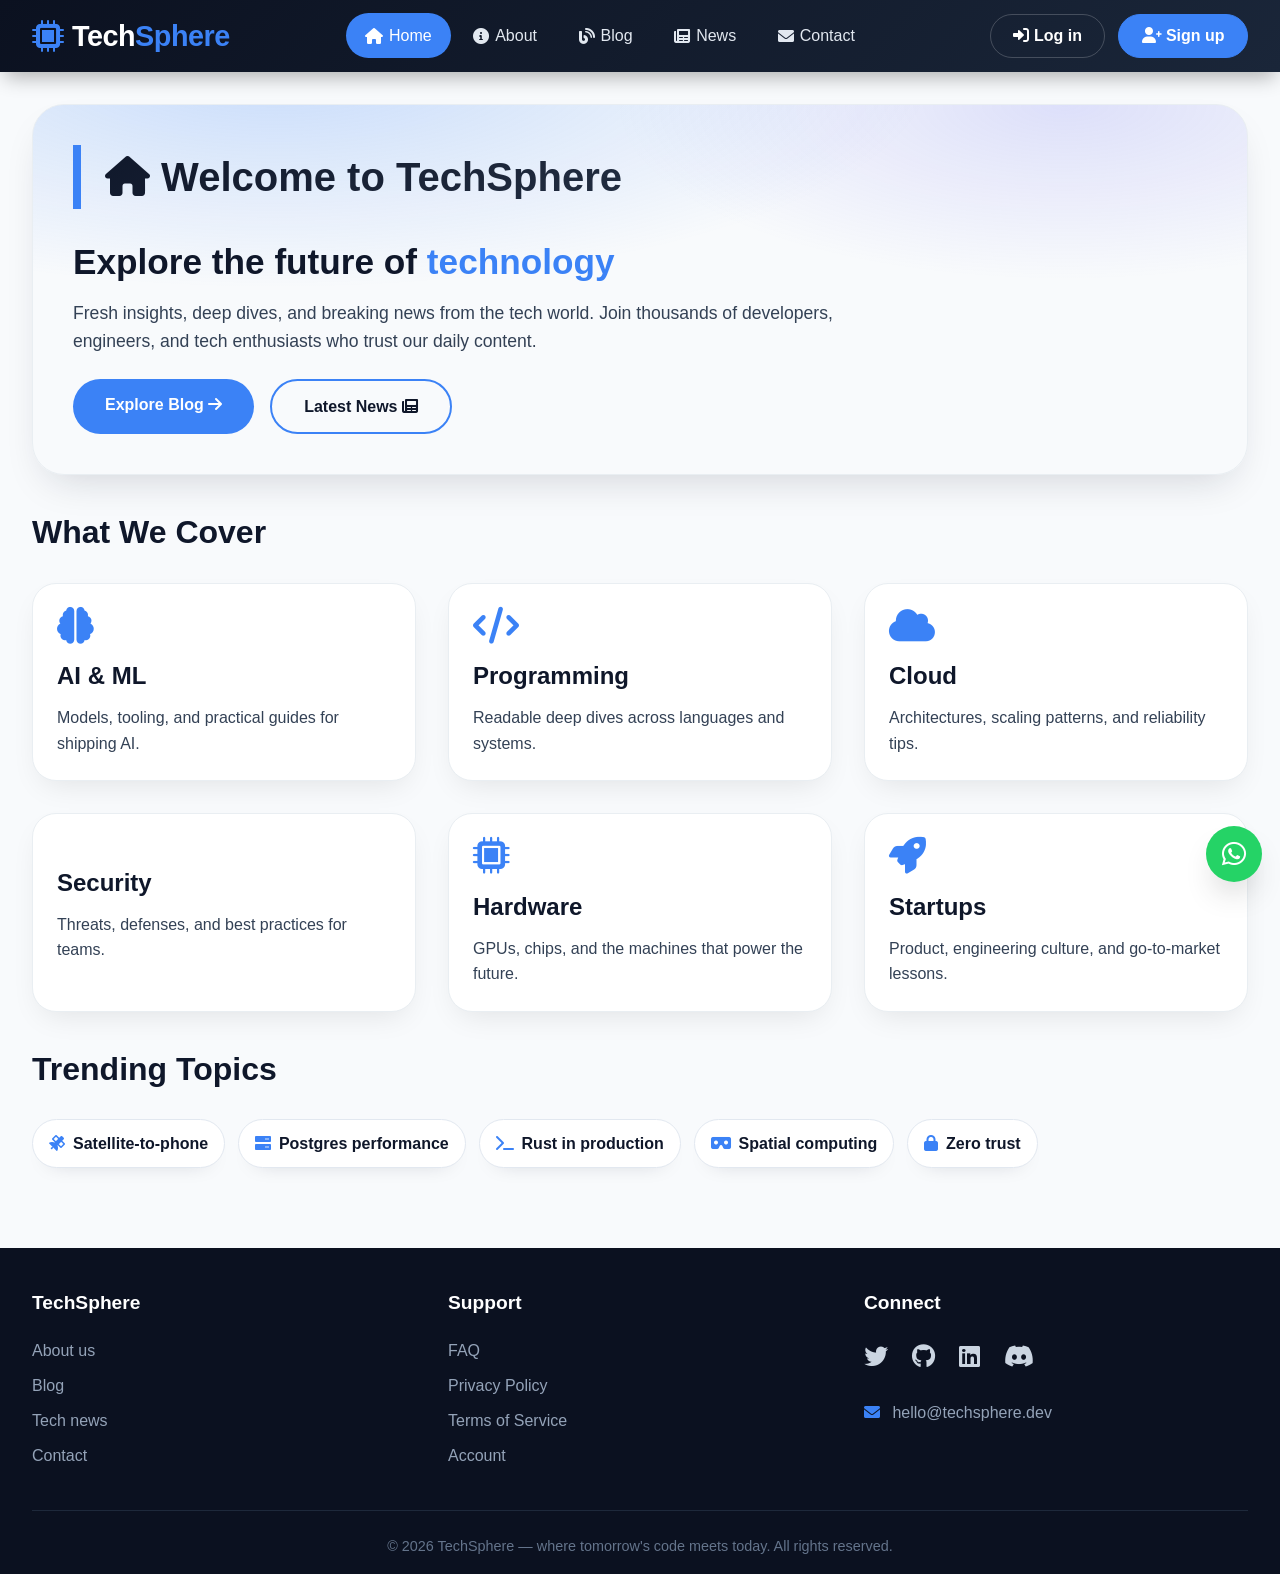
<file: index.html>
<!DOCTYPE html>
<html lang="en">
<head>
    <meta charset="UTF-8">
    <meta name="viewport" content="width=device-width, initial-scale=1.0">
    <title>TechSphere - Home | Tech Blog & News</title>
    <link rel="stylesheet" href="https://cdnjs.cloudflare.com/ajax/libs/font-awesome/6.0.0-beta3/css/all.min.css">
    <link rel="stylesheet" href="css/style.css">
</head>
<body>
    <a class="skip-link" href="#content">Skip to content</a>
    <!-- Header Component -->
    <header>
        <div class="header-container">
            <a class="logo-area" href="index.html" aria-label="TechSphere home">
                <i class="fas fa-microchip logo-icon"></i>
                <div class="logo-text">Tech<span>Sphere</span></div>
            </a>
            <button class="mobile-menu-btn" type="button" aria-label="Toggle menu" aria-controls="mainNav" aria-expanded="false">
                <i class="fas fa-bars" aria-hidden="true"></i>
            </button>
            <nav class="nav-links" id="mainNav">
                <a href="index.html" class="active"><i class="fas fa-home"></i> Home</a>
                <a href="about.html"><i class="fas fa-info-circle"></i> About</a>
                <a href="blog.html"><i class="fas fa-blog"></i> Blog</a>
                <a href="news.html"><i class="fas fa-newspaper"></i> News</a>
                <a href="contact.html"><i class="fas fa-envelope"></i> Contact</a>
            </nav>
            <div class="auth-buttons">
                <a href="login.html" class="login"><i class="fas fa-sign-in-alt"></i> Log in</a>
                <a href="signup.html" class="signup"><i class="fas fa-user-plus"></i> Sign up</a>
            </div>
        </div>
    </header>

    <!-- Main Content -->
    <main id="content">
        <section class="hero-section">
            <h1 class="page-title"><i class="fas fa-home"></i> Welcome to TechSphere</h1>
            <div class="hero-content">
                <h2>Explore the future of <span class="highlight">technology</span></h2>
                <p class="hero-text">Fresh insights, deep dives, and breaking news from the tech world. Join thousands of developers, engineers, and tech enthusiasts who trust our daily content.</p>
                <div class="hero-buttons">
                    <a href="blog.html" class="btn btn-primary">Explore Blog <i class="fas fa-arrow-right"></i></a>
                    <a href="news.html" class="btn btn-secondary">Latest News <i class="fas fa-newspaper"></i></a>
                </div>
            </div>
        </section>

        <section class="features-section">
            <h2 class="section-title">What We Cover</h2>
            <div class="card-grid" id="home-features">
                <!-- Features will be loaded via JavaScript -->
            </div>
        </section>

        <section class="trending-section">
            <h2 class="section-title">Trending Topics</h2>
            <div class="trending-grid" id="trending-topics">
                <!-- Trending topics will be loaded via JavaScript -->
            </div>
        </section>
    </main>

    <!-- Footer Component -->
    <footer>
        <div class="footer-container">
            <div class="footer-col">
                <h4>TechSphere</h4>
                <ul>
                    <li><a href="about.html">About us</a></li>
                    <li><a href="blog.html">Blog</a></li>
                    <li><a href="news.html">Tech news</a></li>
                    <li><a href="contact.html">Contact</a></li>
                </ul>
            </div>
            <div class="footer-col">
                <h4>Support</h4>
                <ul>
                    <li><a href="#">FAQ</a></li>
                    <li><a href="#">Privacy Policy</a></li>
                    <li><a href="#">Terms of Service</a></li>
                    <li><a href="login.html">Account</a></li>
                </ul>
            </div>
            <div class="footer-col">
                <h4>Connect</h4>
                <div class="social-icons">
                    <a href="#"><i class="fab fa-twitter"></i></a>
                    <a href="#"><i class="fab fa-github"></i></a>
                    <a href="#"><i class="fab fa-linkedin"></i></a>
                    <a href="#"><i class="fab fa-discord"></i></a>
                </div>
                <p class="footer-email"><i class="fas fa-envelope"></i> hello@techsphere.dev</p>
            </div>
        </div>
        <div class="copyright">
            &copy; 2026 TechSphere — where tomorrow's code meets today. All rights reserved.
        </div>
    </footer>

    <script src="js/main.js"></script>
    <script src="js/home.js"></script>

    <a class="whatsapp-float" href="https://wa.me/923469997435" target="_blank" rel="noopener noreferrer" aria-label="Chat on WhatsApp: +92 346 9997435" data-tooltip="WhatsApp: +92 346 9997435">
        <i class="fab fa-whatsapp" aria-hidden="true"></i>
    </a>
</body>
</html>
</file>
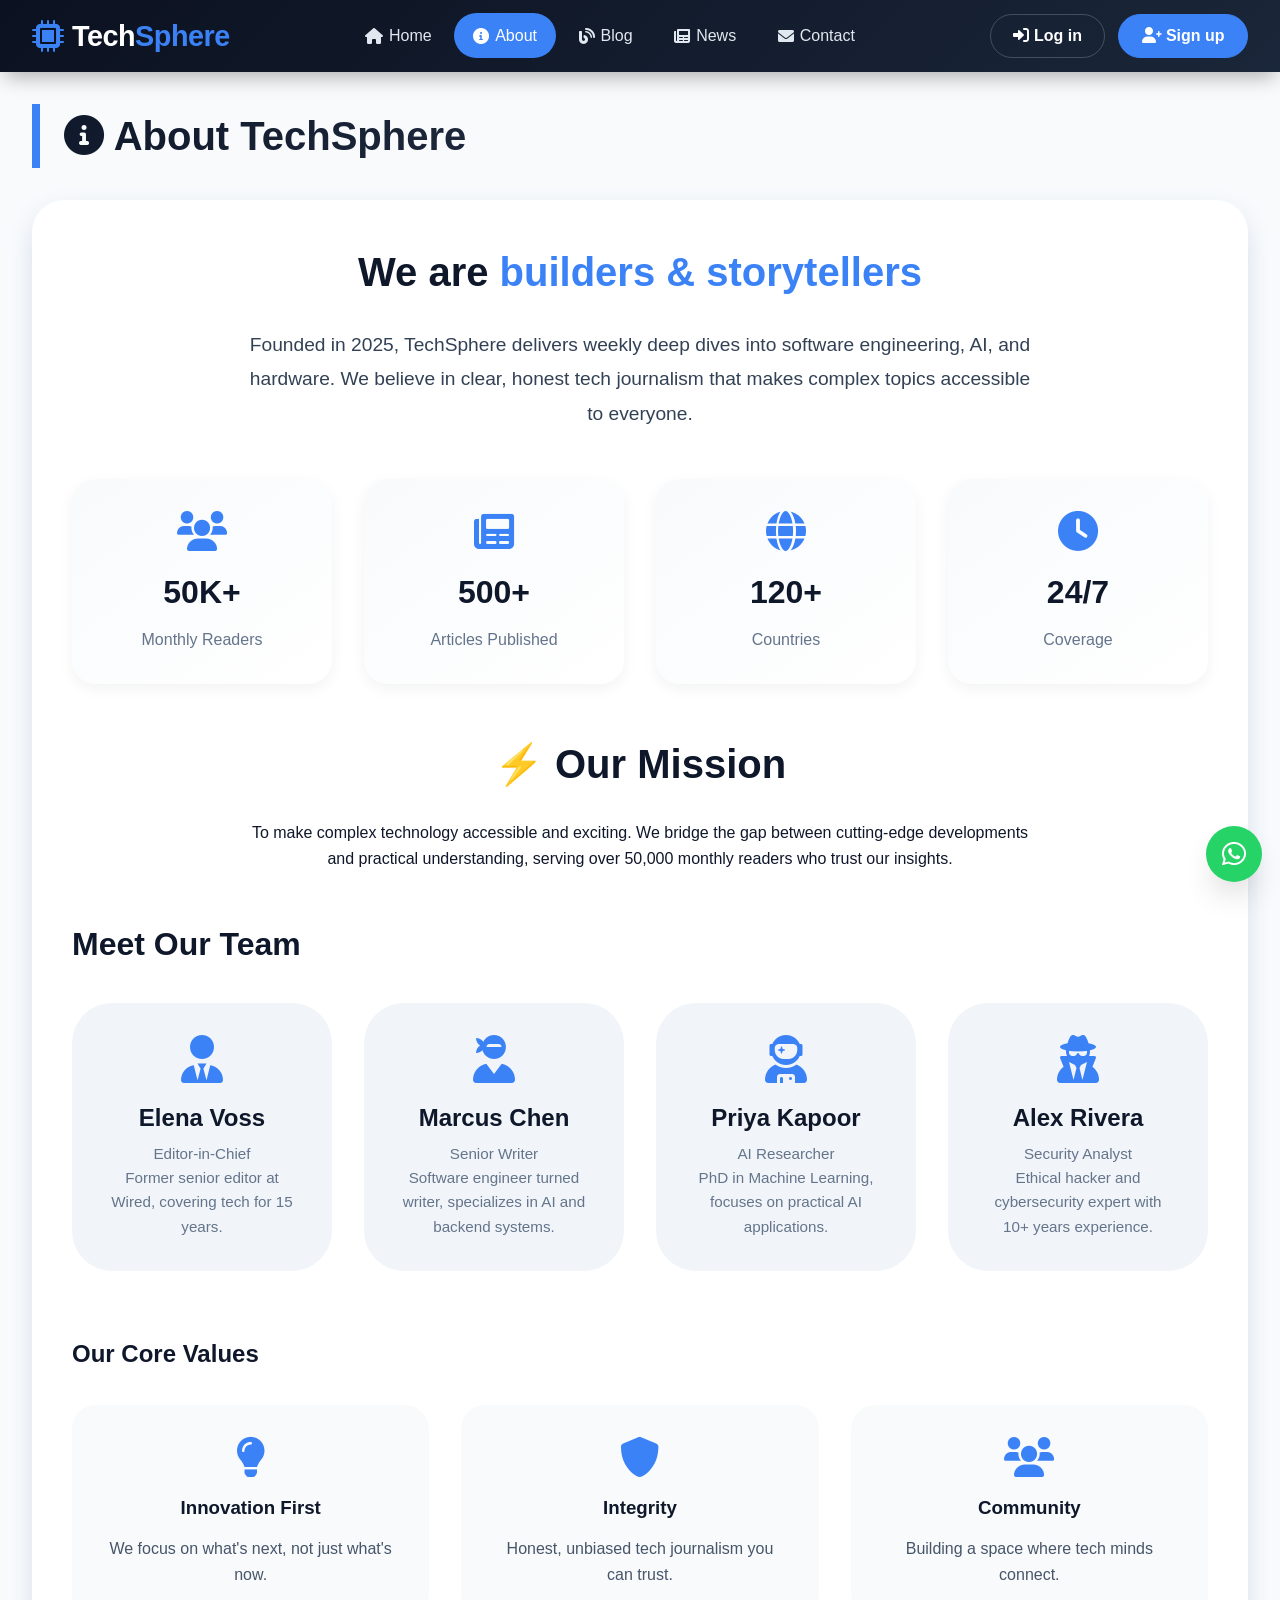
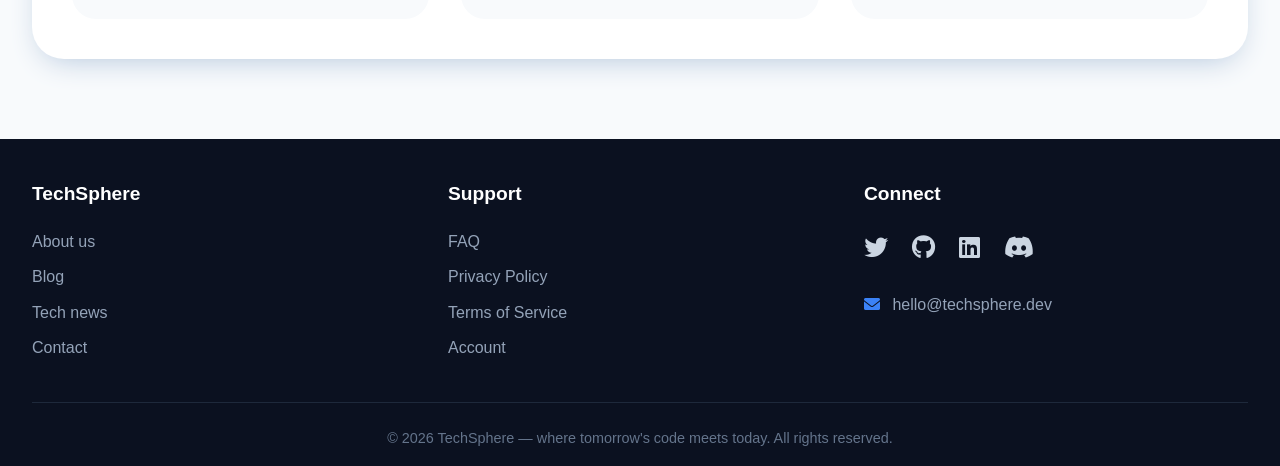
<file: about.html>
<!DOCTYPE html>
<html lang="en">
<head>
    <meta charset="UTF-8">
    <meta name="viewport" content="width=device-width, initial-scale=1.0">
    <title>TechSphere - About Us | Our Mission & Team</title>
    <link rel="stylesheet" href="https://cdnjs.cloudflare.com/ajax/libs/font-awesome/6.0.0-beta3/css/all.min.css">
    <link rel="stylesheet" href="css/style.css">
    <link rel="stylesheet" href="css/about.css">
</head>
<body>
    <a class="skip-link" href="#content">Skip to content</a>
    <!-- Header Component -->
    <header>
        <div class="header-container">
            <a class="logo-area" href="index.html" aria-label="TechSphere home">
                <i class="fas fa-microchip logo-icon"></i>
                <div class="logo-text">Tech<span>Sphere</span></div>
            </a>
            <button class="mobile-menu-btn" type="button" aria-label="Toggle menu" aria-controls="mainNav" aria-expanded="false">
                <i class="fas fa-bars" aria-hidden="true"></i>
            </button>
            <nav class="nav-links" id="mainNav">
                <a href="index.html"><i class="fas fa-home"></i> Home</a>
                <a href="about.html" class="active"><i class="fas fa-info-circle"></i> About</a>
                <a href="blog.html"><i class="fas fa-blog"></i> Blog</a>
                <a href="news.html"><i class="fas fa-newspaper"></i> News</a>
                <a href="contact.html"><i class="fas fa-envelope"></i> Contact</a>
            </nav>
            <div class="auth-buttons">
                <a href="login.html" class="login"><i class="fas fa-sign-in-alt"></i> Log in</a>
                <a href="signup.html" class="signup"><i class="fas fa-user-plus"></i> Sign up</a>
            </div>
        </div>
    </header>

    <!-- Main Content -->
    <main id="content">
        <h1 class="page-title"><i class="fas fa-info-circle"></i> About TechSphere</h1>
        
        <div class="about-section">
            <div class="mission-section">
                <h2>We are <span class="highlight">builders & storytellers</span></h2>
                <p class="lead-text">Founded in 2025, TechSphere delivers weekly deep dives into software engineering, AI, and hardware. We believe in clear, honest tech journalism that makes complex topics accessible to everyone.</p>
            </div>

            <div class="stats-section">
                <div class="stat-card">
                    <i class="fas fa-users"></i>
                    <h3>50K+</h3>
                    <p>Monthly Readers</p>
                </div>
                <div class="stat-card">
                    <i class="fas fa-newspaper"></i>
                    <h3>500+</h3>
                    <p>Articles Published</p>
                </div>
                <div class="stat-card">
                    <i class="fas fa-globe"></i>
                    <h3>120+</h3>
                    <p>Countries</p>
                </div>
                <div class="stat-card">
                    <i class="fas fa-clock"></i>
                    <h3>24/7</h3>
                    <p>Coverage</p>
                </div>
            </div>

            <div class="mission-section">
                <h2>⚡ Our Mission</h2>
                <p>To make complex technology accessible and exciting. We bridge the gap between cutting-edge developments and practical understanding, serving over 50,000 monthly readers who trust our insights.</p>
            </div>

            <h2 class="section-title">Meet Our Team</h2>
            <div class="team-grid" id="team-members">
                <!-- Team members will be loaded via JavaScript -->
            </div>

            <div class="values-section">
                <h2>Our Core Values</h2>
                <div class="values-grid">
                    <div class="value-item">
                        <i class="fas fa-lightbulb"></i>
                        <h3>Innovation First</h3>
                        <p>We focus on what's next, not just what's now.</p>
                    </div>
                    <div class="value-item">
                        <i class="fas fa-shield-alt"></i>
                        <h3>Integrity</h3>
                        <p>Honest, unbiased tech journalism you can trust.</p>
                    </div>
                    <div class="value-item">
                        <i class="fas fa-users"></i>
                        <h3>Community</h3>
                        <p>Building a space where tech minds connect.</p>
                    </div>
                </div>
            </div>
        </div>
    </main>

    <!-- Footer Component -->
    <footer>
        <div class="footer-container">
            <div class="footer-col">
                <h4>TechSphere</h4>
                <ul>
                    <li><a href="about.html">About us</a></li>
                    <li><a href="blog.html">Blog</a></li>
                    <li><a href="news.html">Tech news</a></li>
                    <li><a href="contact.html">Contact</a></li>
                </ul>
            </div>
            <div class="footer-col">
                <h4>Support</h4>
                <ul>
                    <li><a href="#">FAQ</a></li>
                    <li><a href="#">Privacy Policy</a></li>
                    <li><a href="#">Terms of Service</a></li>
                    <li><a href="login.html">Account</a></li>
                </ul>
            </div>
            <div class="footer-col">
                <h4>Connect</h4>
                <div class="social-icons">
                    <a href="#"><i class="fab fa-twitter"></i></a>
                    <a href="#"><i class="fab fa-github"></i></a>
                    <a href="#"><i class="fab fa-linkedin"></i></a>
                    <a href="#"><i class="fab fa-discord"></i></a>
                </div>
                <p class="footer-email"><i class="fas fa-envelope"></i> hello@techsphere.dev</p>
            </div>
        </div>
        <div class="copyright">
            &copy; 2026 TechSphere — where tomorrow's code meets today. All rights reserved.
        </div>
    </footer>

    <script src="js/main.js"></script>
    <script src="js/about.js"></script>

    <a class="whatsapp-float" href="https://wa.me/923469997435" target="_blank" rel="noopener noreferrer" aria-label="Chat on WhatsApp: +92 346 9997435" data-tooltip="WhatsApp: +92 346 9997435">
        <i class="fab fa-whatsapp" aria-hidden="true"></i>
    </a>
</body>
</html>
</file>
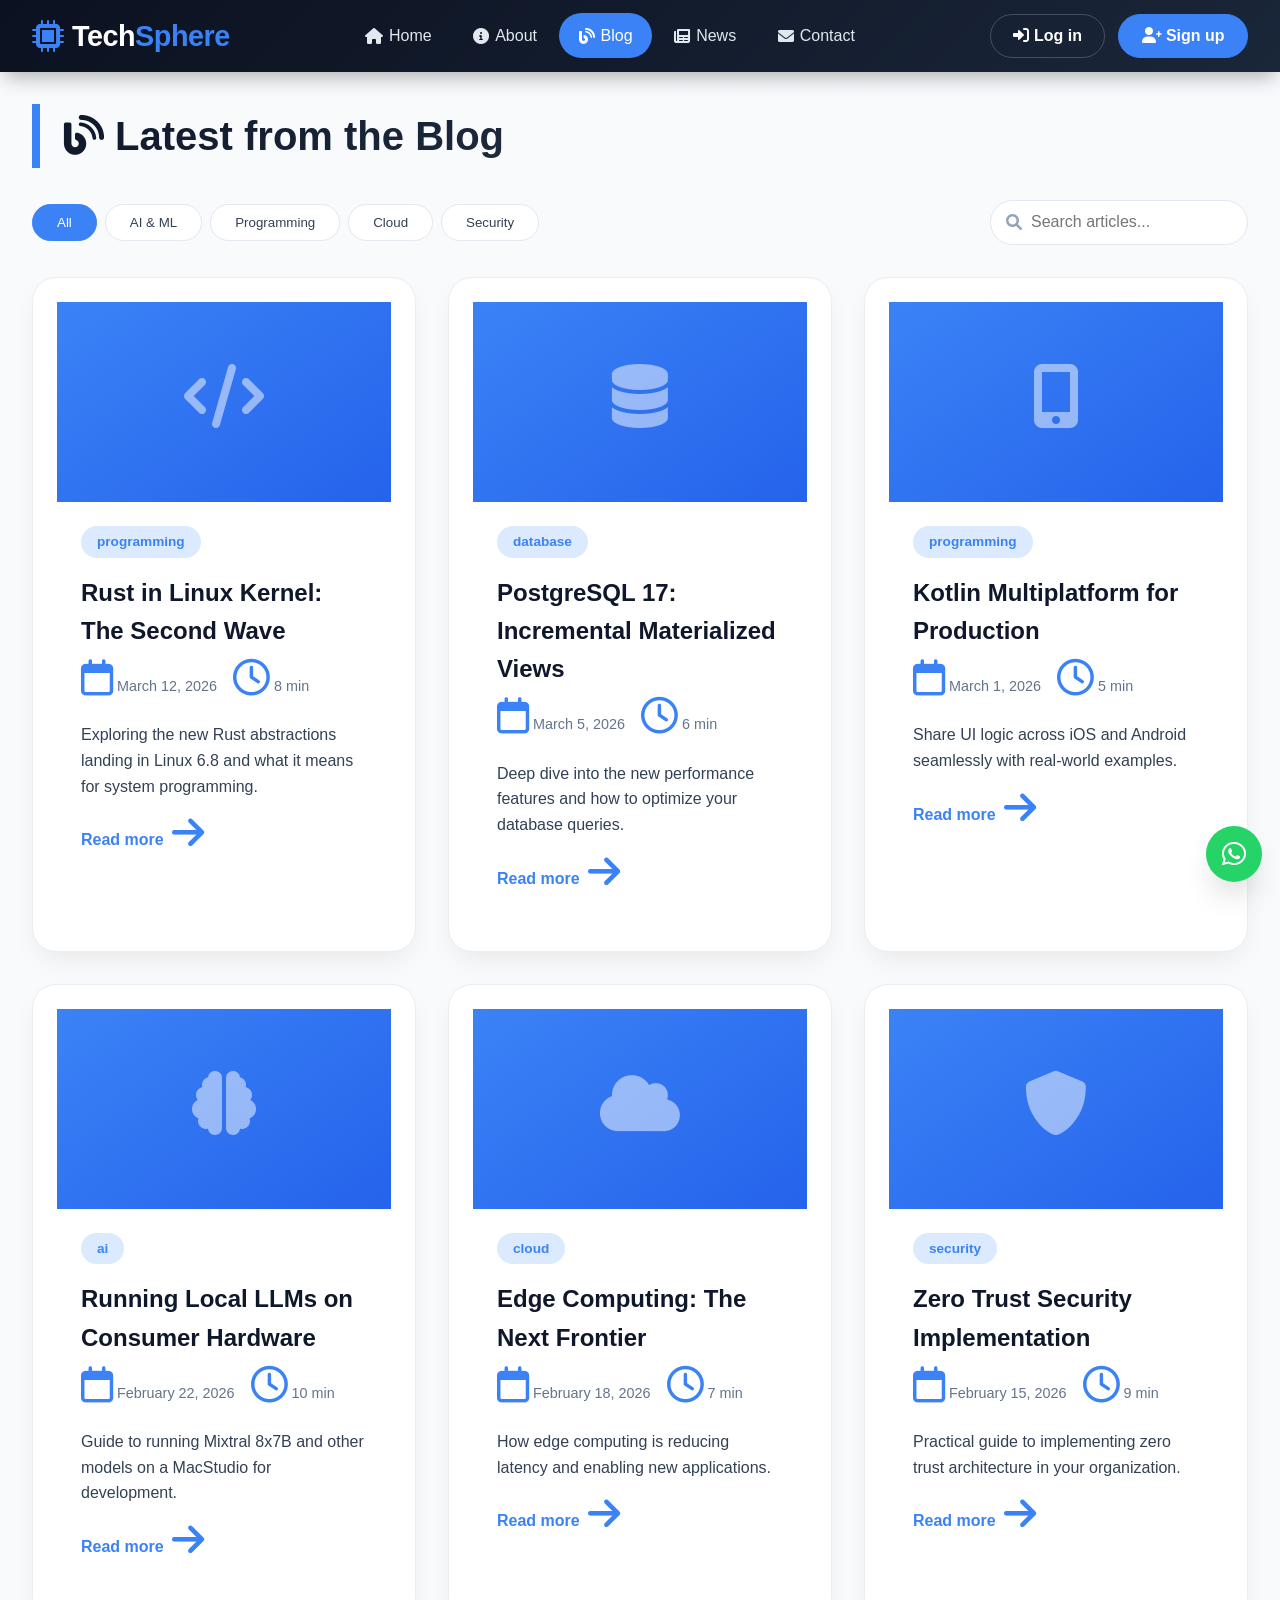
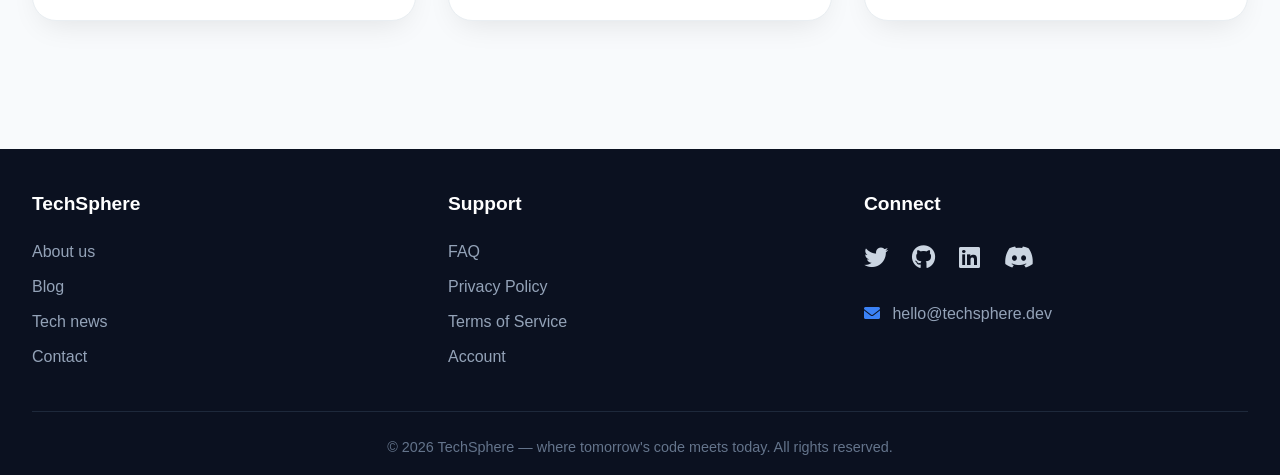
<file: blog.html>
<!DOCTYPE html>
<html lang="en">
<head>
    <meta charset="UTF-8">
    <meta name="viewport" content="width=device-width, initial-scale=1.0">
    <title>TechSphere - Blog | Tech Articles & Tutorials</title>
    <link rel="stylesheet" href="https://cdnjs.cloudflare.com/ajax/libs/font-awesome/6.0.0-beta3/css/all.min.css">
    <link rel="stylesheet" href="css/style.css">
    <link rel="stylesheet" href="css/blog.css">
</head>
<body>
    <a class="skip-link" href="#content">Skip to content</a>
    <!-- Header Component -->
    <header>
        <div class="header-container">
            <a class="logo-area" href="index.html" aria-label="TechSphere home">
                <i class="fas fa-microchip logo-icon"></i>
                <div class="logo-text">Tech<span>Sphere</span></div>
            </a>
            <button class="mobile-menu-btn" type="button" aria-label="Toggle menu" aria-controls="mainNav" aria-expanded="false">
                <i class="fas fa-bars" aria-hidden="true"></i>
            </button>
            <nav class="nav-links" id="mainNav">
                <a href="index.html"><i class="fas fa-home"></i> Home</a>
                <a href="about.html"><i class="fas fa-info-circle"></i> About</a>
                <a href="blog.html" class="active"><i class="fas fa-blog"></i> Blog</a>
                <a href="news.html"><i class="fas fa-newspaper"></i> News</a>
                <a href="contact.html"><i class="fas fa-envelope"></i> Contact</a>
            </nav>
            <div class="auth-buttons">
                <a href="login.html" class="login"><i class="fas fa-sign-in-alt"></i> Log in</a>
                <a href="signup.html" class="signup"><i class="fas fa-user-plus"></i> Sign up</a>
            </div>
        </div>
    </header>

    <!-- Main Content -->
    <main id="content">
        <h1 class="page-title"><i class="fas fa-blog"></i> Latest from the Blog</h1>
        
        <div class="blog-controls">
            <div class="categories">
                <button class="category-btn active" data-category="all">All</button>
                <button class="category-btn" data-category="ai">AI & ML</button>
                <button class="category-btn" data-category="programming">Programming</button>
                <button class="category-btn" data-category="cloud">Cloud</button>
                <button class="category-btn" data-category="security">Security</button>
            </div>
            <div class="search-box">
                <i class="fas fa-search"></i>
                <input type="text" placeholder="Search articles..." id="blogSearch">
            </div>
        </div>

        <div class="card-grid" id="blog-posts">
            <!-- Blog posts will be loaded via JavaScript -->
        </div>

        <div class="pagination" id="pagination">
            <!-- Pagination will be loaded via JavaScript -->
        </div>
    </main>

    <!-- Footer Component -->
    <footer>
        <div class="footer-container">
            <div class="footer-col">
                <h4>TechSphere</h4>
                <ul>
                    <li><a href="about.html">About us</a></li>
                    <li><a href="blog.html">Blog</a></li>
                    <li><a href="news.html">Tech news</a></li>
                    <li><a href="contact.html">Contact</a></li>
                </ul>
            </div>
            <div class="footer-col">
                <h4>Support</h4>
                <ul>
                    <li><a href="#">FAQ</a></li>
                    <li><a href="#">Privacy Policy</a></li>
                    <li><a href="#">Terms of Service</a></li>
                    <li><a href="login.html">Account</a></li>
                </ul>
            </div>
            <div class="footer-col">
                <h4>Connect</h4>
                <div class="social-icons">
                    <a href="#"><i class="fab fa-twitter"></i></a>
                    <a href="#"><i class="fab fa-github"></i></a>
                    <a href="#"><i class="fab fa-linkedin"></i></a>
                    <a href="#"><i class="fab fa-discord"></i></a>
                </div>
                <p class="footer-email"><i class="fas fa-envelope"></i> hello@techsphere.dev</p>
            </div>
        </div>
        <div class="copyright">
            &copy; 2026 TechSphere — where tomorrow's code meets today. All rights reserved.
        </div>
    </footer>

    <script src="js/main.js"></script>
    <script src="js/blog.js"></script>

    <a class="whatsapp-float" href="https://wa.me/923469997435" target="_blank" rel="noopener noreferrer" aria-label="Chat on WhatsApp: +92 346 9997435" data-tooltip="WhatsApp: +92 346 9997435">
        <i class="fab fa-whatsapp" aria-hidden="true"></i>
    </a>
</body>
</html>
</file>
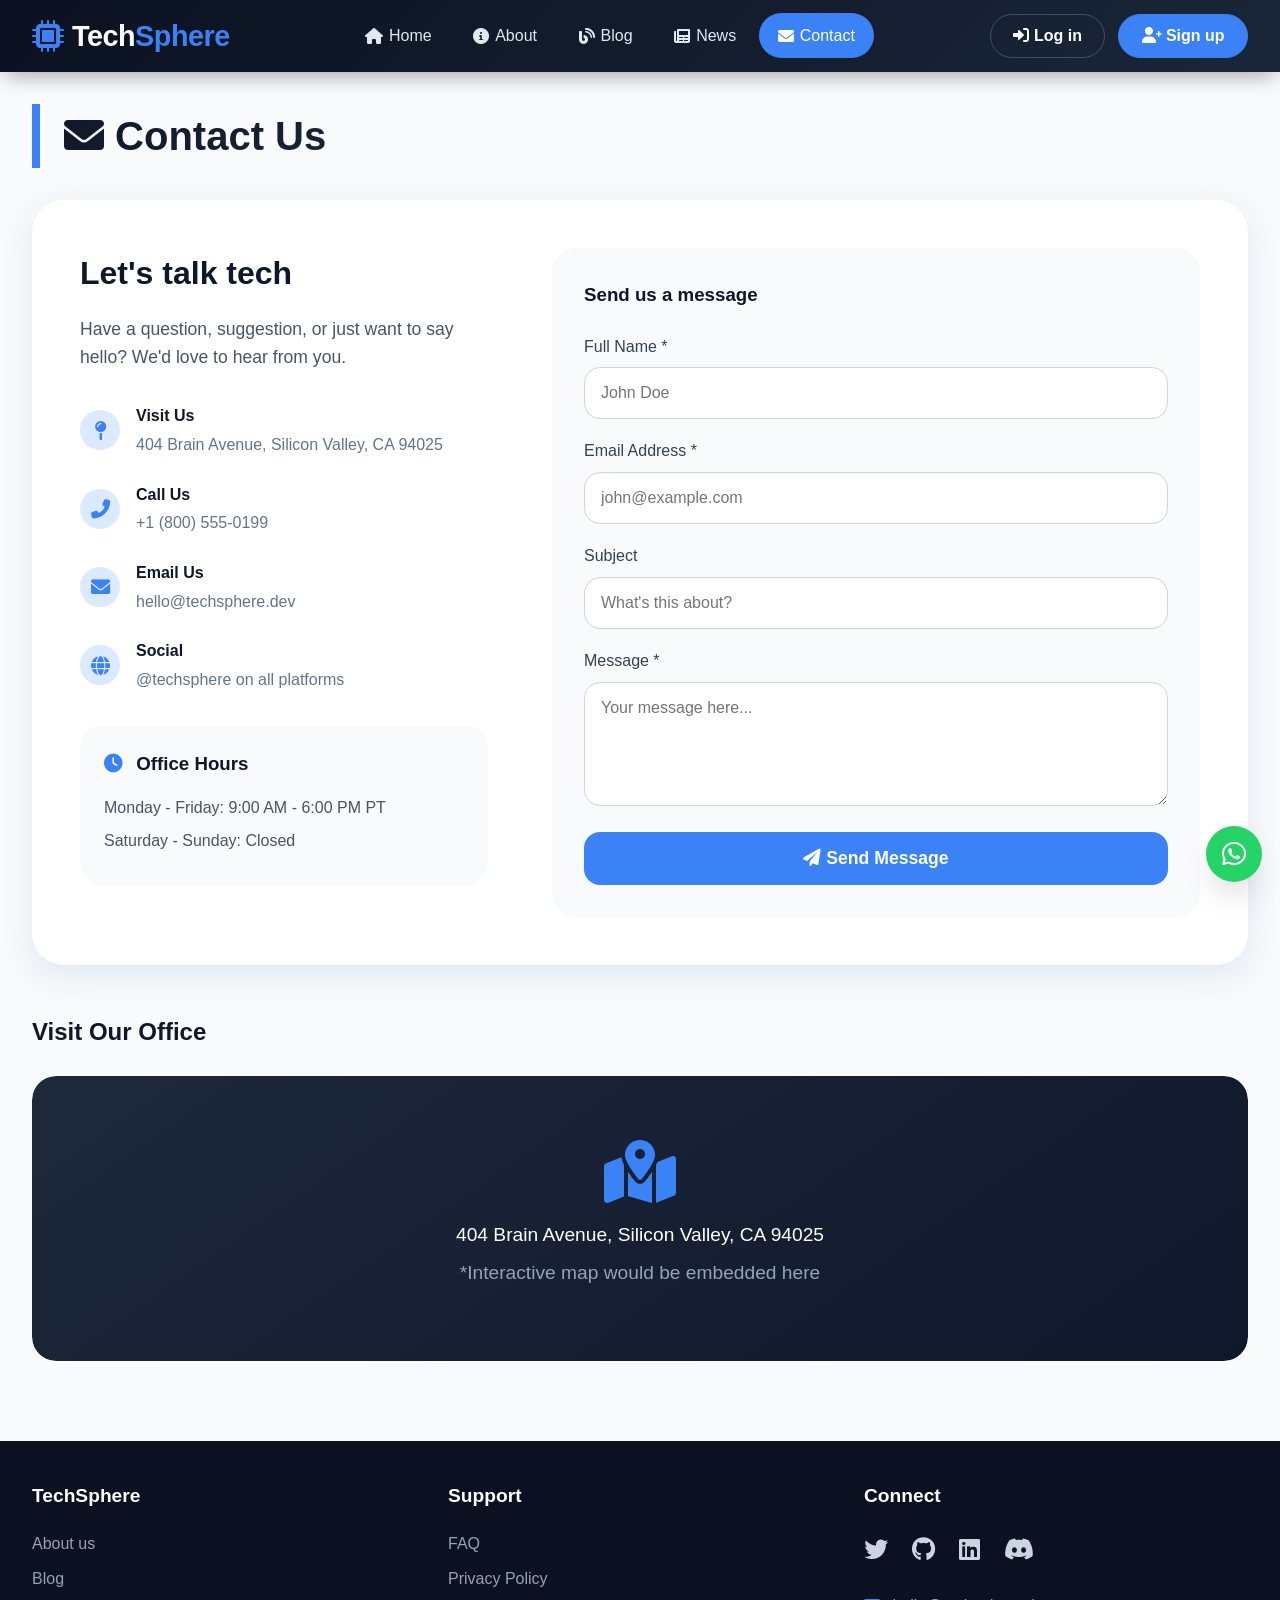
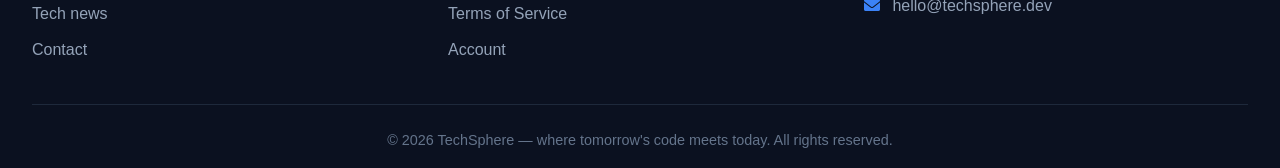
<file: contact.html>
<!DOCTYPE html>
<html lang="en">
<head>
    <meta charset="UTF-8">
    <meta name="viewport" content="width=device-width, initial-scale=1.0">
    <title>TechSphere - Contact Us | Get in Touch</title>
    <link rel="stylesheet" href="https://cdnjs.cloudflare.com/ajax/libs/font-awesome/6.0.0-beta3/css/all.min.css">
    <link rel="stylesheet" href="css/style.css">
    <link rel="stylesheet" href="css/contact.css">
</head>
<body>
    <a class="skip-link" href="#content">Skip to content</a>
    <!-- Header Component -->
    <header>
        <div class="header-container">
            <a class="logo-area" href="index.html" aria-label="TechSphere home">
                <i class="fas fa-microchip logo-icon"></i>
                <div class="logo-text">Tech<span>Sphere</span></div>
            </a>
            <button class="mobile-menu-btn" type="button" aria-label="Toggle menu" aria-controls="mainNav" aria-expanded="false">
                <i class="fas fa-bars" aria-hidden="true"></i>
            </button>
            <nav class="nav-links" id="mainNav">
                <a href="index.html"><i class="fas fa-home"></i> Home</a>
                <a href="about.html"><i class="fas fa-info-circle"></i> About</a>
                <a href="blog.html"><i class="fas fa-blog"></i> Blog</a>
                <a href="news.html"><i class="fas fa-newspaper"></i> News</a>
                <a href="contact.html" class="active"><i class="fas fa-envelope"></i> Contact</a>
            </nav>
            <div class="auth-buttons">
                <a href="login.html" class="login"><i class="fas fa-sign-in-alt"></i> Log in</a>
                <a href="signup.html" class="signup"><i class="fas fa-user-plus"></i> Sign up</a>
            </div>
        </div>
    </header>

    <!-- Main Content -->
    <main id="content">
        <h1 class="page-title"><i class="fas fa-envelope"></i> Contact Us</h1>
        
        <div class="contact-container">
            <div class="contact-info">
                <h2 class="contact-headline">Let's talk tech</h2>
                <p class="contact-description">Have a question, suggestion, or just want to say hello? We'd love to hear from you.</p>
                
                <div class="info-items" id="contactInfo">
                    <!-- Contact info will be loaded via JavaScript -->
                </div>

                <div class="office-hours">
                    <h3><i class="fas fa-clock"></i> Office Hours</h3>
                    <p>Monday - Friday: 9:00 AM - 6:00 PM PT</p>
                    <p>Saturday - Sunday: Closed</p>
                </div>
            </div>

            <div class="contact-form-wrapper">
                <form id="contactForm" class="contact-form">
                    <h3>Send us a message</h3>
                    
                    <div class="form-group">
                        <label for="name">Full Name *</label>
                        <input type="text" id="name" name="name" required placeholder="John Doe">
                    </div>

                    <div class="form-group">
                        <label for="email">Email Address *</label>
                        <input type="email" id="email" name="email" required placeholder="john@example.com">
                    </div>

                    <div class="form-group">
                        <label for="subject">Subject</label>
                        <input type="text" id="subject" name="subject" placeholder="What's this about?">
                    </div>

                    <div class="form-group">
                        <label for="message">Message *</label>
                        <textarea id="message" name="message" rows="5" required placeholder="Your message here..."></textarea>
                    </div>

                    <button type="submit" class="btn btn-primary btn-submit">
                        <i class="fas fa-paper-plane"></i> Send Message
                    </button>
                </form>
            </div>
        </div>

        <div class="map-section">
            <h2>Visit Our Office</h2>
            <div class="map-container">
                <!-- Google Maps placeholder -->
                <div class="map-placeholder">
                    <i class="fas fa-map-marked-alt"></i>
                    <p>404 Brain Avenue, Silicon Valley, CA 94025</p>
                    <p class="map-note">*Interactive map would be embedded here</p>
                </div>
            </div>
        </div>
    </main>

    <!-- Footer Component -->
    <footer>
        <div class="footer-container">
            <div class="footer-col">
                <h4>TechSphere</h4>
                <ul>
                    <li><a href="about.html">About us</a></li>
                    <li><a href="blog.html">Blog</a></li>
                    <li><a href="news.html">Tech news</a></li>
                    <li><a href="contact.html">Contact</a></li>
                </ul>
            </div>
            <div class="footer-col">
                <h4>Support</h4>
                <ul>
                    <li><a href="#">FAQ</a></li>
                    <li><a href="#">Privacy Policy</a></li>
                    <li><a href="#">Terms of Service</a></li>
                    <li><a href="login.html">Account</a></li>
                </ul>
            </div>
            <div class="footer-col">
                <h4>Connect</h4>
                <div class="social-icons">
                    <a href="#"><i class="fab fa-twitter"></i></a>
                    <a href="#"><i class="fab fa-github"></i></a>
                    <a href="#"><i class="fab fa-linkedin"></i></a>
                    <a href="#"><i class="fab fa-discord"></i></a>
                </div>
                <p class="footer-email"><i class="fas fa-envelope"></i> hello@techsphere.dev</p>
            </div>
        </div>
        <div class="copyright">
            &copy; 2026 TechSphere — where tomorrow's code meets today. All rights reserved.
        </div>
    </footer>

    <script src="js/main.js"></script>
    <script src="js/contact.js"></script>

    <a class="whatsapp-float" href="https://wa.me/923469997435" target="_blank" rel="noopener noreferrer" aria-label="Chat on WhatsApp: +92 346 9997435" data-tooltip="WhatsApp: +92 346 9997435">
        <i class="fab fa-whatsapp" aria-hidden="true"></i>
    </a>
</body>
</html>
</file>
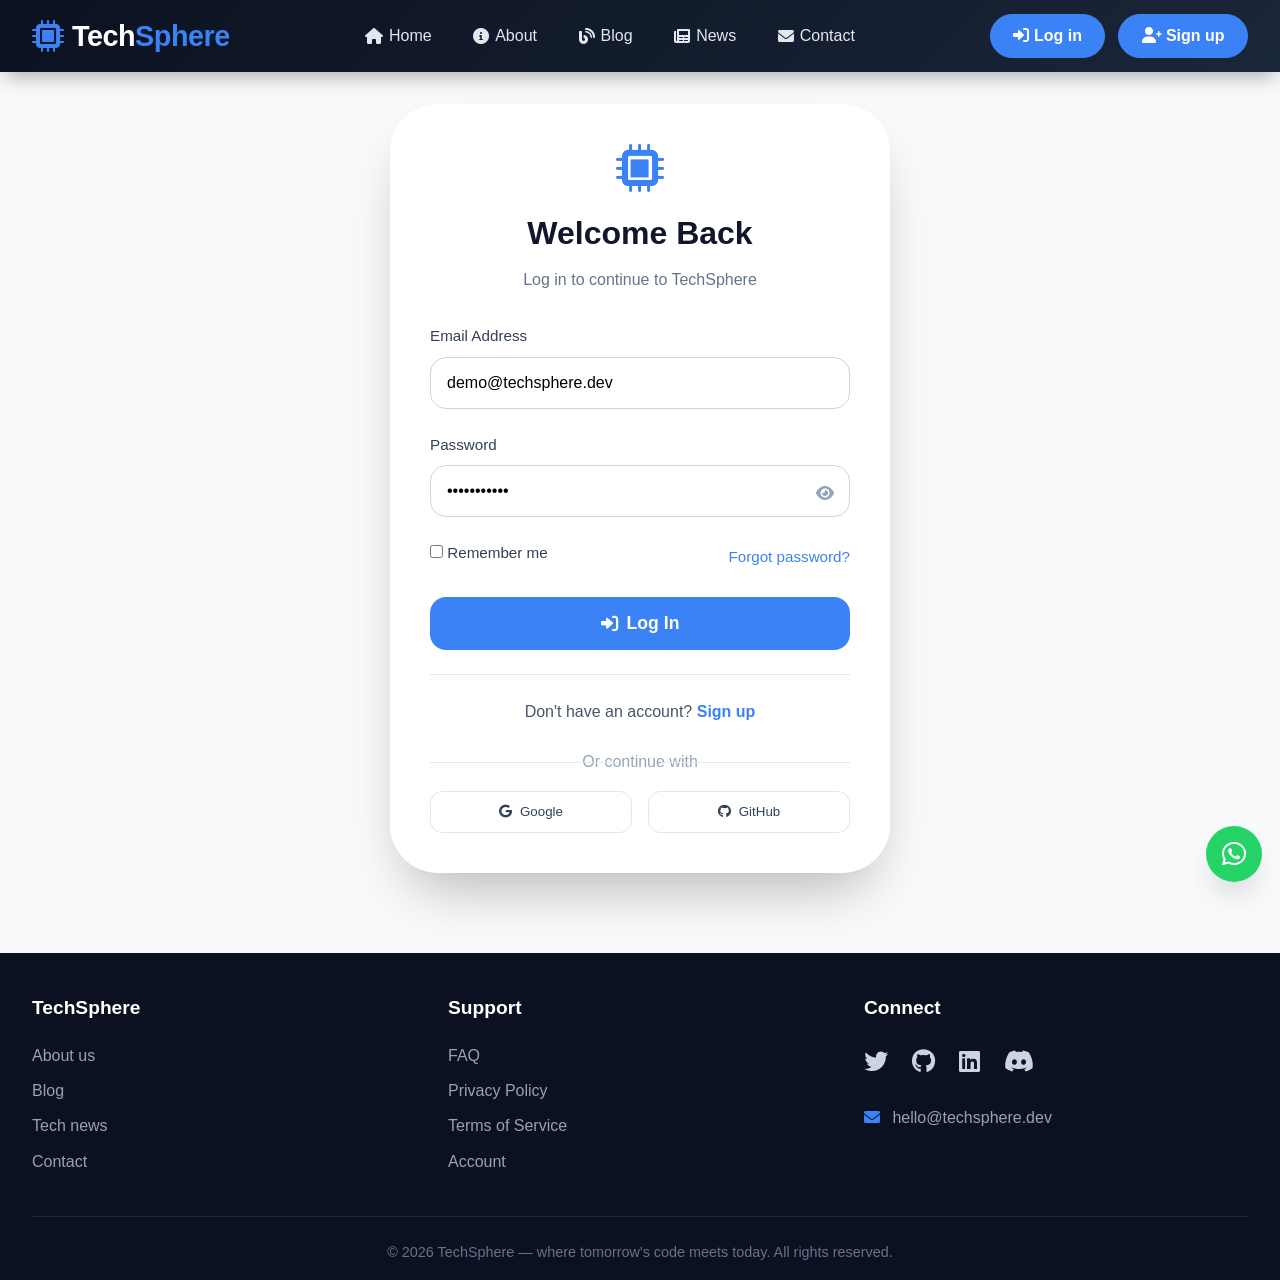
<file: login.html>
<!DOCTYPE html>
<html lang="en">
<head>
    <meta charset="UTF-8">
    <meta name="viewport" content="width=device-width, initial-scale=1.0">
    <title>TechSphere - Login | Access Your Account</title>
    <link rel="stylesheet" href="https://cdnjs.cloudflare.com/ajax/libs/font-awesome/6.0.0-beta3/css/all.min.css">
    <link rel="stylesheet" href="css/style.css">
    <link rel="stylesheet" href="css/auth.css">
</head>
<body>
    <a class="skip-link" href="#content">Skip to content</a>
    <!-- Header Component -->
    <header>
        <div class="header-container">
            <a class="logo-area" href="index.html" aria-label="TechSphere home">
                <i class="fas fa-microchip logo-icon"></i>
                <div class="logo-text">Tech<span>Sphere</span></div>
            </a>
            <button class="mobile-menu-btn" type="button" aria-label="Toggle menu" aria-controls="mainNav" aria-expanded="false">
                <i class="fas fa-bars" aria-hidden="true"></i>
            </button>
            <nav class="nav-links" id="mainNav">
                <a href="index.html"><i class="fas fa-home"></i> Home</a>
                <a href="about.html"><i class="fas fa-info-circle"></i> About</a>
                <a href="blog.html"><i class="fas fa-blog"></i> Blog</a>
                <a href="news.html"><i class="fas fa-newspaper"></i> News</a>
                <a href="contact.html"><i class="fas fa-envelope"></i> Contact</a>
            </nav>
            <div class="auth-buttons">
                <a href="login.html" class="login active"><i class="fas fa-sign-in-alt"></i> Log in</a>
                <a href="signup.html" class="signup"><i class="fas fa-user-plus"></i> Sign up</a>
            </div>
        </div>
    </header>

    <!-- Main Content -->
    <main class="auth-main" id="content">
        <div class="auth-page">
            <div class="auth-card">
                <div class="auth-header">
                    <i class="fas fa-microchip auth-icon"></i>
                    <h2>Welcome Back</h2>
                    <p class="auth-subtitle">Log in to continue to TechSphere</p>
                </div>

                <form id="loginForm" class="auth-form">
                    <div class="form-group">
                        <label for="email">Email Address</label>
                        <input type="email" id="email" name="email" required placeholder="your@email.com" value="demo@techsphere.dev">
                    </div>

                    <div class="form-group">
                        <label for="password">Password</label>
                        <input type="password" id="password" name="password" required placeholder="••••••••" value="password123">
                        <i class="fas fa-eye toggle-password" id="togglePassword"></i>
                    </div>

                    <div class="form-options">
                        <label class="checkbox">
                            <input type="checkbox" name="remember"> Remember me
                        </label>
                        <a href="#" class="forgot-link">Forgot password?</a>
                    </div>

                    <button type="submit" class="auth-btn">
                        <i class="fas fa-sign-in-alt"></i> Log In
                    </button>
                </form>

                <div class="auth-footer">
                    <p>Don't have an account? <a href="signup.html">Sign up</a></p>
                </div>

                <div class="social-login">
                    <p class="or-divider">Or continue with</p>
                    <div class="social-buttons">
                        <button class="social-btn google"><i class="fab fa-google"></i> Google</button>
                        <button class="social-btn github"><i class="fab fa-github"></i> GitHub</button>
                    </div>
                </div>
            </div>
        </div>
    </main>

    <!-- Footer Component -->
    <footer>
        <div class="footer-container">
            <div class="footer-col">
                <h4>TechSphere</h4>
                <ul>
                    <li><a href="about.html">About us</a></li>
                    <li><a href="blog.html">Blog</a></li>
                    <li><a href="news.html">Tech news</a></li>
                    <li><a href="contact.html">Contact</a></li>
                </ul>
            </div>
            <div class="footer-col">
                <h4>Support</h4>
                <ul>
                    <li><a href="#">FAQ</a></li>
                    <li><a href="#">Privacy Policy</a></li>
                    <li><a href="#">Terms of Service</a></li>
                    <li><a href="login.html">Account</a></li>
                </ul>
            </div>
            <div class="footer-col">
                <h4>Connect</h4>
                <div class="social-icons">
                    <a href="#"><i class="fab fa-twitter"></i></a>
                    <a href="#"><i class="fab fa-github"></i></a>
                    <a href="#"><i class="fab fa-linkedin"></i></a>
                    <a href="#"><i class="fab fa-discord"></i></a>
                </div>
                <p class="footer-email"><i class="fas fa-envelope"></i> hello@techsphere.dev</p>
            </div>
        </div>
        <div class="copyright">
            &copy; 2026 TechSphere — where tomorrow's code meets today. All rights reserved.
        </div>
    </footer>

    <script src="js/main.js"></script>
    <script src="js/auth.js"></script>

    <a class="whatsapp-float" href="https://wa.me/923469997435" target="_blank" rel="noopener noreferrer" aria-label="Chat on WhatsApp: +92 346 9997435" data-tooltip="WhatsApp: +92 346 9997435">
        <i class="fab fa-whatsapp" aria-hidden="true"></i>
    </a>
</body>
</html>
</file>
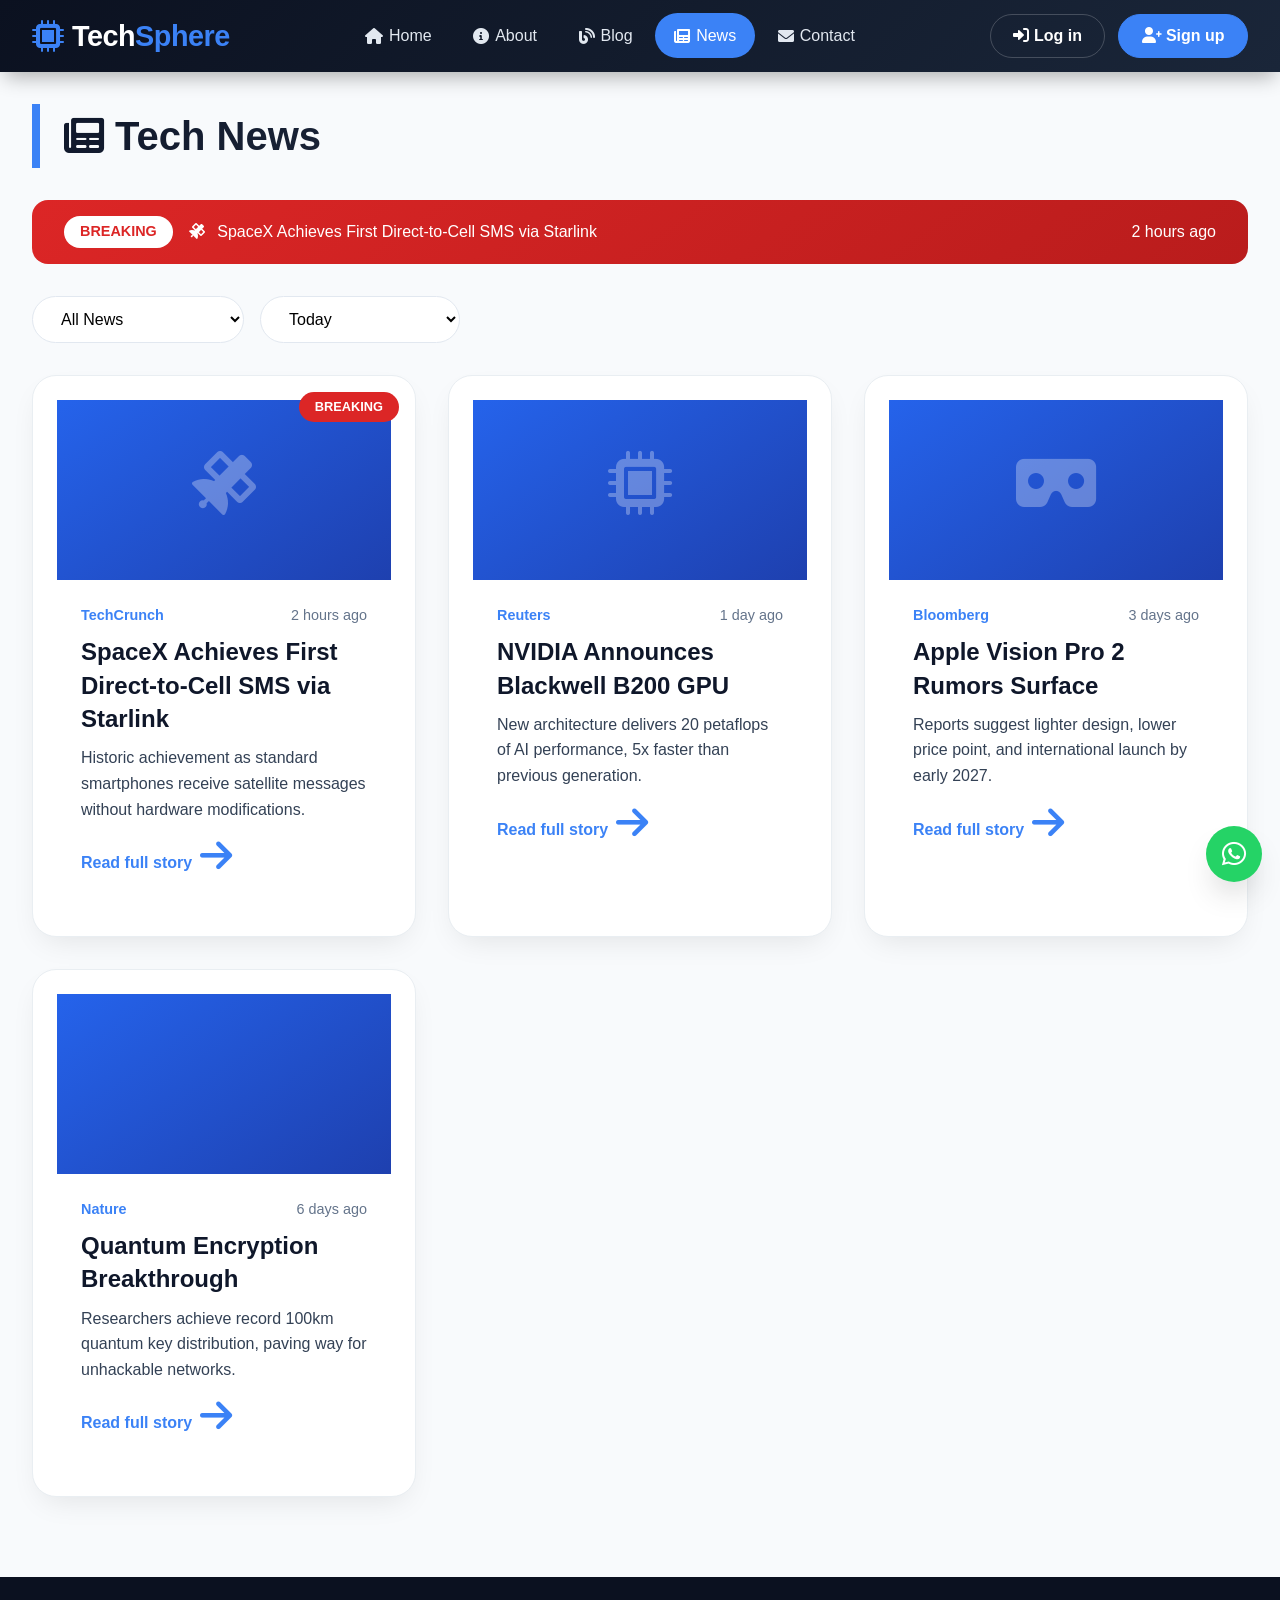
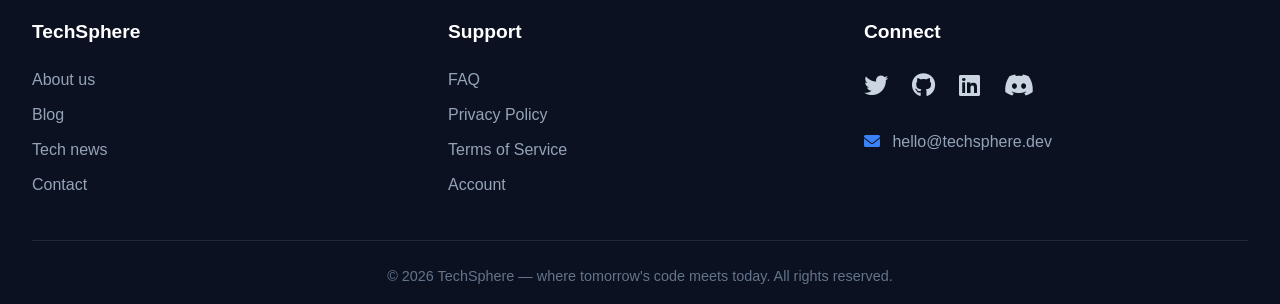
<file: news.html>
<!DOCTYPE html>
<html lang="en">
<head>
    <meta charset="UTF-8">
    <meta name="viewport" content="width=device-width, initial-scale=1.0">
    <title>TechSphere - Tech News | Latest Updates</title>
    <link rel="stylesheet" href="https://cdnjs.cloudflare.com/ajax/libs/font-awesome/6.0.0-beta3/css/all.min.css">
    <link rel="stylesheet" href="css/style.css">
    <link rel="stylesheet" href="css/news.css">
</head>
<body>
    <a class="skip-link" href="#content">Skip to content</a>
    <!-- Header Component -->
    <header>
        <div class="header-container">
            <a class="logo-area" href="index.html" aria-label="TechSphere home">
                <i class="fas fa-microchip logo-icon"></i>
                <div class="logo-text">Tech<span>Sphere</span></div>
            </a>
            <button class="mobile-menu-btn" type="button" aria-label="Toggle menu" aria-controls="mainNav" aria-expanded="false">
                <i class="fas fa-bars" aria-hidden="true"></i>
            </button>
            <nav class="nav-links" id="mainNav">
                <a href="index.html"><i class="fas fa-home"></i> Home</a>
                <a href="about.html"><i class="fas fa-info-circle"></i> About</a>
                <a href="blog.html"><i class="fas fa-blog"></i> Blog</a>
                <a href="news.html" class="active"><i class="fas fa-newspaper"></i> News</a>
                <a href="contact.html"><i class="fas fa-envelope"></i> Contact</a>
            </nav>
            <div class="auth-buttons">
                <a href="login.html" class="login"><i class="fas fa-sign-in-alt"></i> Log in</a>
                <a href="signup.html" class="signup"><i class="fas fa-user-plus"></i> Sign up</a>
            </div>
        </div>
    </header>

    <!-- Main Content -->
    <main id="content">
        <h1 class="page-title"><i class="fas fa-newspaper"></i> Tech News</h1>
        
        <div class="breaking-news" id="breakingNews">
            <!-- Breaking news will be loaded via JavaScript -->
        </div>

        <div class="news-filters">
            <select id="newsCategory">
                <option value="all">All News</option>
                <option value="ai">Artificial Intelligence</option>
                <option value="hardware">Hardware</option>
                <option value="software">Software</option>
                <option value="startups">Startups</option>
            </select>
            <select id="newsTimeframe">
                <option value="today">Today</option>
                <option value="week">This Week</option>
                <option value="month">This Month</option>
            </select>
        </div>

        <div class="card-grid" id="news-articles">
            <!-- News articles will be loaded via JavaScript -->
        </div>
    </main>

    <!-- Footer Component -->
    <footer>
        <div class="footer-container">
            <div class="footer-col">
                <h4>TechSphere</h4>
                <ul>
                    <li><a href="about.html">About us</a></li>
                    <li><a href="blog.html">Blog</a></li>
                    <li><a href="news.html">Tech news</a></li>
                    <li><a href="contact.html">Contact</a></li>
                </ul>
            </div>
            <div class="footer-col">
                <h4>Support</h4>
                <ul>
                    <li><a href="#">FAQ</a></li>
                    <li><a href="#">Privacy Policy</a></li>
                    <li><a href="#">Terms of Service</a></li>
                    <li><a href="login.html">Account</a></li>
                </ul>
            </div>
            <div class="footer-col">
                <h4>Connect</h4>
                <div class="social-icons">
                    <a href="#"><i class="fab fa-twitter"></i></a>
                    <a href="#"><i class="fab fa-github"></i></a>
                    <a href="#"><i class="fab fa-linkedin"></i></a>
                    <a href="#"><i class="fab fa-discord"></i></a>
                </div>
                <p class="footer-email"><i class="fas fa-envelope"></i> hello@techsphere.dev</p>
            </div>
        </div>
        <div class="copyright">
            &copy; 2026 TechSphere — where tomorrow's code meets today. All rights reserved.
        </div>
    </footer>

    <script src="js/main.js"></script>
    <script src="js/news.js"></script>

    <a class="whatsapp-float" href="https://wa.me/923469997435" target="_blank" rel="noopener noreferrer" aria-label="Chat on WhatsApp: +92 346 9997435" data-tooltip="WhatsApp: +92 346 9997435">
        <i class="fab fa-whatsapp" aria-hidden="true"></i>
    </a>
</body>
</html>
</file>
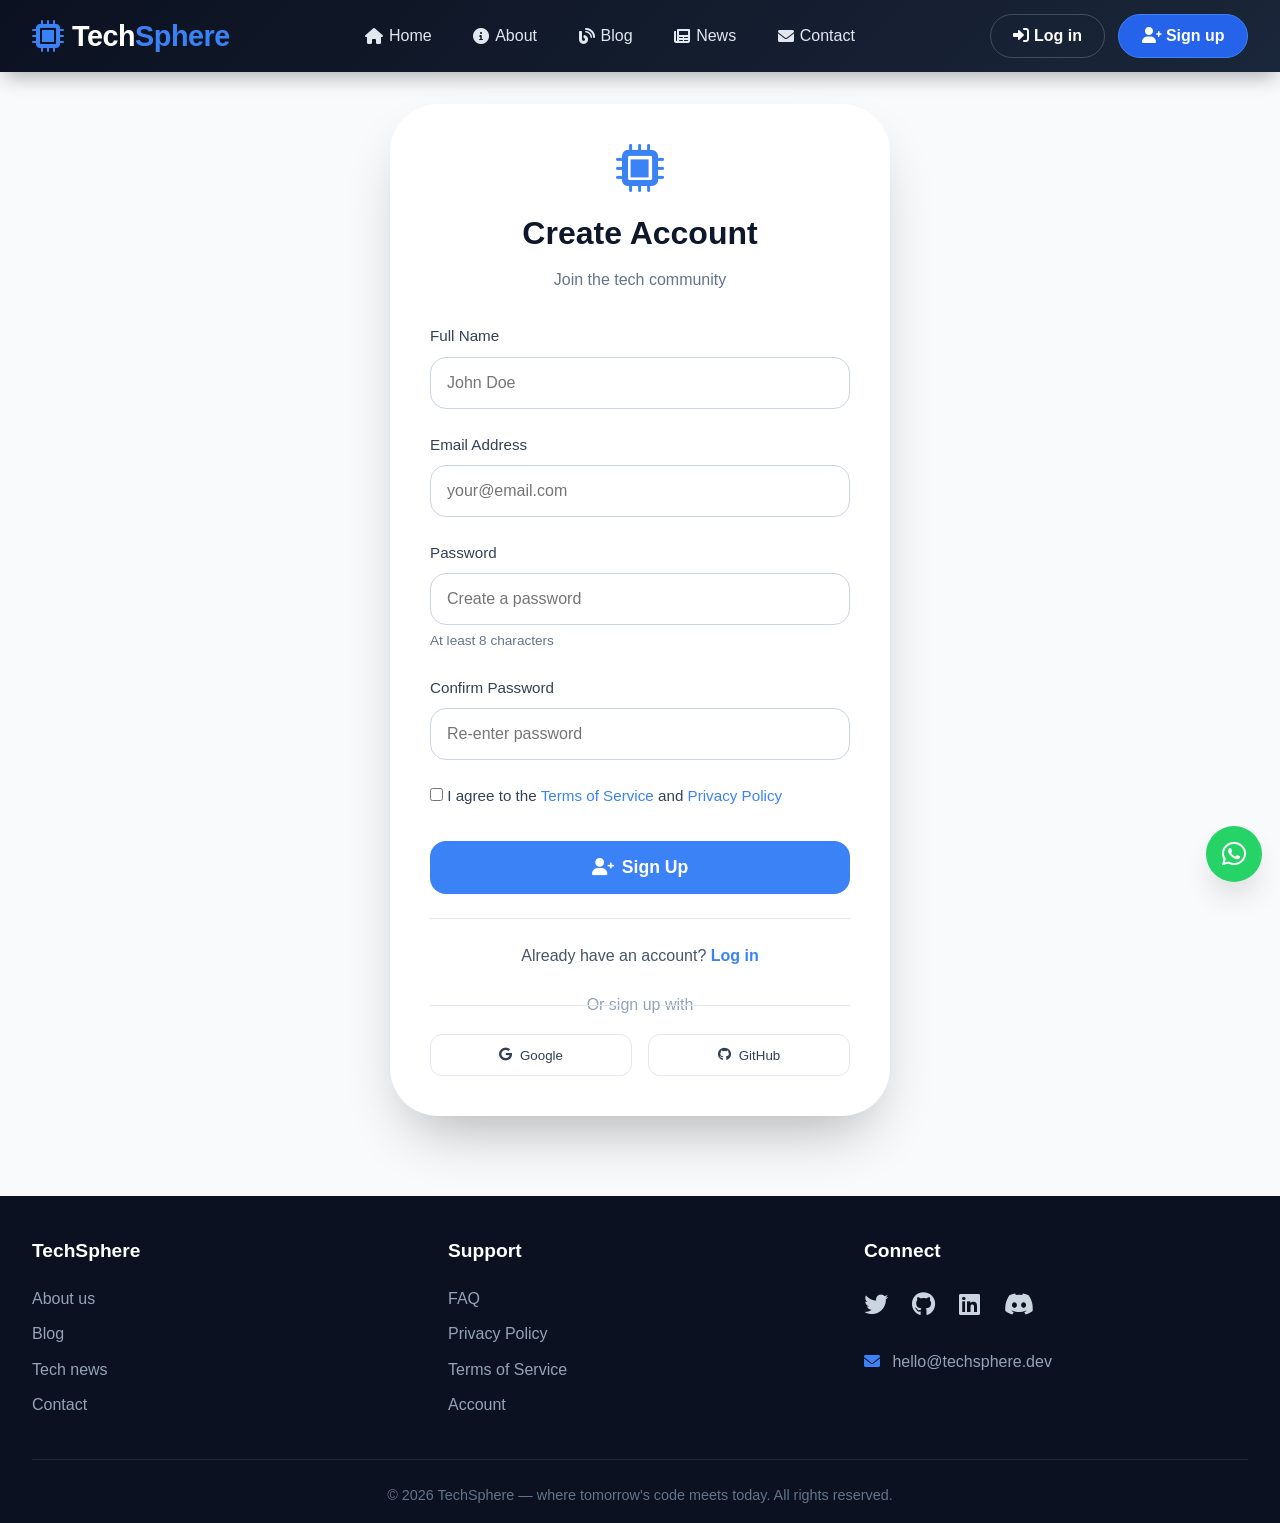
<file: signup.html>
<!DOCTYPE html>
<html lang="en">
<head>
    <meta charset="UTF-8">
    <meta name="viewport" content="width=device-width, initial-scale=1.0">
    <title>TechSphere - Sign Up | Create Account</title>
    <link rel="stylesheet" href="https://cdnjs.cloudflare.com/ajax/libs/font-awesome/6.0.0-beta3/css/all.min.css">
    <link rel="stylesheet" href="css/style.css">
    <link rel="stylesheet" href="css/auth.css">
</head>
<body>
    <a class="skip-link" href="#content">Skip to content</a>
    <!-- Header Component -->
    <header>
        <div class="header-container">
            <a class="logo-area" href="index.html" aria-label="TechSphere home">
                <i class="fas fa-microchip logo-icon"></i>
                <div class="logo-text">Tech<span>Sphere</span></div>
            </a>
            <button class="mobile-menu-btn" type="button" aria-label="Toggle menu" aria-controls="mainNav" aria-expanded="false">
                <i class="fas fa-bars" aria-hidden="true"></i>
            </button>
            <nav class="nav-links" id="mainNav">
                <a href="index.html"><i class="fas fa-home"></i> Home</a>
                <a href="about.html"><i class="fas fa-info-circle"></i> About</a>
                <a href="blog.html"><i class="fas fa-blog"></i> Blog</a>
                <a href="news.html"><i class="fas fa-newspaper"></i> News</a>
                <a href="contact.html"><i class="fas fa-envelope"></i> Contact</a>
            </nav>
            <div class="auth-buttons">
                <a href="login.html" class="login"><i class="fas fa-sign-in-alt"></i> Log in</a>
                <a href="signup.html" class="signup active"><i class="fas fa-user-plus"></i> Sign up</a>
            </div>
        </div>
    </header>

    <!-- Main Content -->
    <main class="auth-main" id="content">
        <div class="auth-page">
            <div class="auth-card">
                <div class="auth-header">
                    <i class="fas fa-microchip auth-icon"></i>
                    <h2>Create Account</h2>
                    <p class="auth-subtitle">Join the tech community</p>
                </div>

                <form id="signupForm" class="auth-form">
                    <div class="form-group">
                        <label for="fullname">Full Name</label>
                        <input type="text" id="fullname" name="fullname" required placeholder="John Doe">
                    </div>

                    <div class="form-group">
                        <label for="email">Email Address</label>
                        <input type="email" id="email" name="email" required placeholder="your@email.com">
                    </div>

                    <div class="form-group">
                        <label for="password">Password</label>
                        <input type="password" id="password" name="password" required placeholder="Create a password">
                        <small class="password-hint">At least 8 characters</small>
                    </div>

                    <div class="form-group">
                        <label for="confirm-password">Confirm Password</label>
                        <input type="password" id="confirm-password" name="confirm-password" required placeholder="Re-enter password">
                    </div>

                    <div class="form-options">
                        <label class="checkbox">
                            <input type="checkbox" name="terms" required> I agree to the 
                            <a href="#">Terms of Service</a> and <a href="#">Privacy Policy</a>
                        </label>
                    </div>

                    <button type="submit" class="auth-btn">
                        <i class="fas fa-user-plus"></i> Sign Up
                    </button>
                </form>

                <div class="auth-footer">
                    <p>Already have an account? <a href="login.html">Log in</a></p>
                </div>

                <div class="social-login">
                    <p class="or-divider">Or sign up with</p>
                    <div class="social-buttons">
                        <button class="social-btn google"><i class="fab fa-google"></i> Google</button>
                        <button class="social-btn github"><i class="fab fa-github"></i> GitHub</button>
                    </div>
                </div>
            </div>
        </div>
    </main>

    <!-- Footer Component -->
    <footer>
        <div class="footer-container">
            <div class="footer-col">
                <h4>TechSphere</h4>
                <ul>
                    <li><a href="about.html">About us</a></li>
                    <li><a href="blog.html">Blog</a></li>
                    <li><a href="news.html">Tech news</a></li>
                    <li><a href="contact.html">Contact</a></li>
                </ul>
            </div>
            <div class="footer-col">
                <h4>Support</h4>
                <ul>
                    <li><a href="#">FAQ</a></li>
                    <li><a href="#">Privacy Policy</a></li>
                    <li><a href="#">Terms of Service</a></li>
                    <li><a href="login.html">Account</a></li>
                </ul>
            </div>
            <div class="footer-col">
                <h4>Connect</h4>
                <div class="social-icons">
                    <a href="#"><i class="fab fa-twitter"></i></a>
                    <a href="#"><i class="fab fa-github"></i></a>
                    <a href="#"><i class="fab fa-linkedin"></i></a>
                    <a href="#"><i class="fab fa-discord"></i></a>
                </div>
                <p class="footer-email"><i class="fas fa-envelope"></i> hello@techsphere.dev</p>
            </div>
        </div>
        <div class="copyright">
            &copy; 2026 TechSphere — where tomorrow's code meets today. All rights reserved.
        </div>
    </footer>

    <script src="js/main.js"></script>
    <script src="js/auth.js"></script>

    <a class="whatsapp-float" href="https://wa.me/923469997435" target="_blank" rel="noopener noreferrer" aria-label="Chat on WhatsApp: +92 346 9997435" data-tooltip="WhatsApp: +92 346 9997435">
        <i class="fab fa-whatsapp" aria-hidden="true"></i>
    </a>
</body>
</html>
</file>
<file: css/style.css>
/* Global Styles - Shared across all pages */
:root {
    --bg: #f8fafc;
    --text: #0f172a;
    --muted: #64748b;
    --muted-2: #94a3b8;
    --surface: #ffffff;
    --border: #e2e8f0;
    --brand: #3b82f6;
    --brand-dark: #2563eb;
    --header-1: #0b1120;
    --header-2: #1a2639;
}

* {
    margin: 0;
    padding: 0;
    box-sizing: border-box;
    font-family: 'Inter', -apple-system, BlinkMacSystemFont, 'Segoe UI', Roboto, sans-serif;
}

body {
    background-color: var(--bg);
    color: var(--text);
    line-height: 1.6;
    display: flex;
    flex-direction: column;
    min-height: 100vh;
}

.skip-link {
    position: absolute;
    left: -999px;
    top: 12px;
    background: var(--brand);
    color: white;
    padding: 0.65rem 1rem;
    border-radius: 12px;
    text-decoration: none;
    font-weight: 700;
    z-index: 1000;
}

.skip-link:focus {
    left: 12px;
}

.whatsapp-float {
    position: fixed;
    right: 18px;
    bottom: 18px;
    width: 56px;
    height: 56px;
    border-radius: 999px;
    background: #25d366;
    color: white;
    display: inline-flex;
    align-items: center;
    justify-content: center;
    text-decoration: none;
    box-shadow: 0 18px 35px -16px rgba(0,0,0,0.45);
    z-index: 1000;
    transition: transform 0.2s ease, filter 0.2s ease;
}

.whatsapp-float i {
    font-size: 1.7rem;
}

.whatsapp-float:hover {
    transform: translateY(-2px);
    filter: brightness(0.98);
}

.whatsapp-float:active {
    transform: translateY(0);
}

img {
    max-width: 100%;
    height: auto;
}

a:focus-visible,
button:focus-visible,
input:focus-visible,
textarea:focus-visible,
select:focus-visible {
    outline: 3px solid rgba(59, 130, 246, 0.35);
    outline-offset: 3px;
}

/* Header Styles */
header {
    background: linear-gradient(135deg, var(--header-1) 0%, var(--header-2) 100%);
    color: white;
    padding: 0.8rem 2rem;
    position: sticky;
    top: 0;
    z-index: 100;
    box-shadow: 0 10px 20px -5px rgba(0,0,0,0.3);
}

header.header--compact {
    padding: 0.5rem 2rem;
}

.header-container {
    max-width: 1400px;
    margin: 0 auto;
    display: flex;
    align-items: center;
    justify-content: space-between;
    flex-wrap: wrap;
}

.logo-area {
    display: flex;
    align-items: center;
    gap: 0.5rem;
    text-decoration: none;
    color: inherit;
}

.logo-area,
.logo-area * {
    text-decoration: none !important;
}

.logo-icon {
    font-size: 2rem;
    color: var(--brand);
}

.logo-text {
    font-size: 1.8rem;
    font-weight: 700;
    letter-spacing: -0.5px;
}

.logo-text span {
    color: var(--brand);
}

.mobile-menu-btn {
    display: none;
    align-items: center;
    justify-content: center;
    width: 44px;
    height: 44px;
    border-radius: 12px;
    border: 1px solid rgba(255,255,255,0.2);
    background: rgba(255,255,255,0.06);
    color: white;
    cursor: pointer;
    transition: 0.2s;
}

.mobile-menu-btn:hover {
    background: rgba(255,255,255,0.12);
}

.nav-links {
    display: flex;
    gap: 0.2rem;
    flex-wrap: wrap;
}

.nav-links a {
    color: #e2e8f0;
    text-decoration: none;
    padding: 0.6rem 1.2rem;
    border-radius: 40px;
    font-weight: 500;
    transition: 0.2s;
    display: inline-flex;
    align-items: center;
    gap: 6px;
}

.nav-links a i {
    font-size: 1rem;
}

.nav-links a:hover,
.nav-links a.active {
    background-color: var(--brand);
    color: white;
}

.auth-buttons {
    display: flex;
    gap: 0.8rem;
}

.auth-buttons a {
    color: white;
    text-decoration: none;
    padding: 0.5rem 1.4rem;
    border-radius: 40px;
    font-weight: 600;
    transition: 0.2s;
    border: 1px solid rgba(255,255,255,0.2);
}

.auth-buttons a.login {
    background-color: transparent;
}

.auth-buttons a.login:hover,
.auth-buttons a.login.active {
    background-color: var(--brand);
    border-color: var(--brand);
}

.auth-buttons a.signup {
    background-color: var(--brand);
    border-color: var(--brand);
}

.auth-buttons a.signup:hover,
.auth-buttons a.signup.active {
    background-color: var(--brand-dark);
}

/* Main Content */
main {
    flex: 1;
    max-width: 1300px;
    width: 100%;
    margin: 2rem auto;
    padding: 0 2rem;
}

.page-title {
    font-size: 2.5rem;
    font-weight: 700;
    margin-bottom: 2rem;
    background: linear-gradient(145deg, #0f172a, #334155);
    -webkit-background-clip: text;
    -webkit-text-fill-color: transparent;
    background-clip: text;
    border-left: 8px solid var(--brand);
    padding-left: 1.5rem;
    overflow-wrap: anywhere;
}

.section-title {
    font-size: 2rem;
    margin: 2rem 0 1.5rem;
    color: #0f172a;
}

.highlight {
    color: var(--brand);
    font-weight: 600;
}

/* Home Page Sections */
.hero-section {
    background: radial-gradient(1200px 400px at 20% -10%, rgba(59,130,246,0.25), transparent 55%),
                radial-gradient(900px 350px at 85% 0%, rgba(99,102,241,0.18), transparent 50%);
    border-radius: 32px;
    padding: 2.5rem;
    border: 1px solid #e9eef2;
    box-shadow: 0 18px 40px -16px rgba(15, 23, 42, 0.18);
}

.hero-content {
    max-width: 820px;
}

.hero-content h2 {
    font-size: 2.2rem;
    line-height: 1.2;
    margin-bottom: 1rem;
}

.hero-text {
    color: #334155;
    font-size: 1.1rem;
    margin-bottom: 1.5rem;
}

.hero-buttons {
    display: flex;
    gap: 1rem;
    flex-wrap: wrap;
}

.trending-grid {
    display: flex;
    flex-wrap: wrap;
    gap: 0.8rem;
    margin-top: 1.2rem;
}

.topic-pill {
    display: inline-flex;
    align-items: center;
    gap: 0.5rem;
    padding: 0.65rem 1rem;
    border-radius: 999px;
    background: white;
    border: 1px solid var(--border);
    box-shadow: 0 10px 22px -18px rgba(15, 23, 42, 0.28);
    color: #0f172a;
    text-decoration: none;
    font-weight: 600;
    transition: 0.2s;
}

.topic-pill i {
    color: var(--brand);
}

.topic-pill:hover {
    transform: translateY(-2px);
    border-color: rgba(59, 130, 246, 0.45);
}

/* Card Grid */
.card-grid {
    display: grid;
    grid-template-columns: repeat(auto-fill, minmax(300px, 1fr));
    gap: 2rem;
    margin-top: 1.5rem;
}

.card {
    background: white;
    border-radius: 24px;
    padding: 1.5rem;
    box-shadow: 0 12px 30px -10px rgba(0,0,0,0.1);
    transition: 0.2s;
    border: 1px solid #e9eef2;
}

.card:hover {
    transform: translateY(-6px);
    box-shadow: 0 25px 40px -14px #3b83f680;
}

.card i {
    font-size: 2.3rem;
    color: var(--brand);
    margin-bottom: 0.8rem;
}

.card h3 {
    font-size: 1.5rem;
    margin-bottom: 0.6rem;
    overflow-wrap: anywhere;
}

.card .meta {
    color: var(--muted);
    font-size: 0.9rem;
    margin-bottom: 0.8rem;
    display: flex;
    gap: 1rem;
}

.card p {
    color: #334155;
}

.read-more {
    color: var(--brand);
    text-decoration: none;
    font-weight: 600;
    display: inline-flex;
    align-items: center;
    gap: 0.5rem;
    transition: 0.2s;
}

.read-more:hover {
    gap: 0.8rem;
}

/* Buttons */
.btn {
    display: inline-block;
    padding: 0.8rem 2rem;
    border-radius: 40px;
    font-weight: 600;
    text-decoration: none;
    transition: 0.2s;
    cursor: pointer;
    border: none;
    font-size: 1rem;
}

.btn-primary {
    background: var(--brand);
    color: white;
}

.btn-primary:hover {
    background: var(--brand-dark);
    transform: translateY(-2px);
}

.btn-secondary {
    background: transparent;
    color: #0f172a;
    border: 2px solid var(--brand);
}

.btn-secondary:hover {
    background: var(--brand);
    color: white;
}

/* Footer */
footer {
    background: var(--header-1);
    color: #94a3b8;
    padding: 2.5rem 2rem 1rem;
    margin-top: 3rem;
}

.footer-container {
    max-width: 1300px;
    margin: 0 auto;
    display: grid;
    grid-template-columns: repeat(auto-fit, minmax(220px, 1fr));
    gap: 2rem;
}

.footer-col h4 {
    color: white;
    margin-bottom: 1.2rem;
    font-size: 1.2rem;
}

.footer-col ul {
    list-style: none;
}

.footer-col ul li {
    margin-bottom: 0.6rem;
}

.footer-col a {
    color: #94a3b8;
    text-decoration: none;
    transition: 0.2s;
}

.footer-col a:hover {
    color: var(--brand);
}

.social-icons {
    display: flex;
    gap: 1.5rem;
    margin-top: 1rem;
}

.social-icons a {
    color: #cbd5e1;
    font-size: 1.5rem;
}

.footer-email {
    margin-top: 1.5rem;
}

.footer-email i {
    margin-right: 0.5rem;
    color: var(--brand);
}

.copyright {
    text-align: center;
    border-top: 1px solid #1e293b;
    margin-top: 2rem;
    padding-top: 1.5rem;
    color: #64748b;
    font-size: 0.9rem;
}

/* Tooltip */
.tooltip {
    position: fixed;
    background: rgba(15, 23, 42, 0.92);
    color: white;
    padding: 0.4rem 0.65rem;
    border-radius: 10px;
    font-size: 0.85rem;
    z-index: 10000;
    pointer-events: none;
    box-shadow: 0 18px 40px -22px rgba(0,0,0,0.7);
}

/* Simple scroll animations */
.animate-init {
    opacity: 0;
    transform: translateY(10px);
}

.animate-in {
    opacity: 1;
    transform: translateY(0);
    transition: opacity 0.5s ease, transform 0.5s ease;
}

@media (prefers-reduced-motion: reduce) {
    * {
        scroll-behavior: auto !important;
    }

    .animate-init,
    .animate-in {
        opacity: 1;
        transform: none;
        transition: none;
    }
}

/* Responsive */
@media (max-width: 900px) {
    .header-container {
        gap: 0.7rem;
    }

    .logo-area {
        flex: 1;
    }

    .mobile-menu-btn {
        display: inline-flex;
        margin-left: auto;
    }

    .nav-links {
        display: none;
        width: 100%;
        flex-direction: column;
        gap: 0.35rem;
        padding-top: 0.5rem;
        border-top: 1px solid rgba(255,255,255,0.12);
    }

    .nav-links a {
        width: 100%;
        justify-content: flex-start;
        border-radius: 16px;
    }

    .auth-buttons {
        display: none;
        width: 100%;
        padding: 0.5rem 0 0.2rem;
    }

    .auth-buttons a {
        flex: 1;
        text-align: center;
        justify-content: center;
    }

    body.mobile-menu-open .nav-links,
    body.mobile-menu-open .auth-buttons {
        display: flex;
    }

    main {
        margin: 1.25rem auto;
        padding: 0 1rem;
    }

    .page-title {
        font-size: 2rem;
        padding-left: 1rem;
    }

    .hero-section {
        padding: 1.5rem;
    }

    .hero-content h2 {
        font-size: 1.8rem;
    }
}

@media (max-width: 480px) {
    header,
    header.header--compact {
        padding: 0.75rem 1rem;
    }

    .logo-text {
        font-size: 1.55rem;
    }

    .card-grid {
        grid-template-columns: 1fr;
        gap: 1.25rem;
    }

    .whatsapp-float {
        right: 14px;
        bottom: 14px;
        width: 54px;
        height: 54px;
    }
}
</file>
<file: css/about.css>
/* About Page Specific Styles */
.about-section {
    background: white;
    border-radius: 32px;
    padding: 2.5rem;
    box-shadow: 0 10px 30px -10px #b0c4db;
}

.mission-section {
    text-align: center;
    max-width: 800px;
    margin: 0 auto 3rem;
}

.mission-section h2 {
    font-size: 2.5rem;
    margin-bottom: 1.5rem;
}

.lead-text {
    font-size: 1.2rem;
    color: #334155;
    line-height: 1.8;
}

.stats-section {
    display: grid;
    grid-template-columns: repeat(auto-fit, minmax(200px, 1fr));
    gap: 2rem;
    margin: 3rem 0;
}

.stat-card {
    text-align: center;
    padding: 2rem;
    background: linear-gradient(145deg, #f8fafc, #ffffff);
    border-radius: 24px;
    box-shadow: 0 5px 15px rgba(0,0,0,0.05);
}

.stat-card i {
    font-size: 2.5rem;
    color: #3b82f6;
    margin-bottom: 1rem;
}

.stat-card h3 {
    font-size: 2rem;
    color: #0f172a;
    margin-bottom: 0.5rem;
}

.stat-card p {
    color: #64748b;
}

.team-grid {
    display: grid;
    grid-template-columns: repeat(auto-fit, minmax(250px, 1fr));
    gap: 2rem;
    margin: 2rem 0;
}

.member {
    background: #f1f5f9;
    border-radius: 40px;
    padding: 2rem;
    text-align: center;
    transition: 0.2s;
}

.member:hover {
    transform: translateY(-5px);
    box-shadow: 0 15px 30px rgba(59,130,246,0.1);
}

.member i {
    font-size: 3rem;
    color: #3b82f6;
    margin-bottom: 1rem;
}

.member h3 {
    font-size: 1.5rem;
    margin-bottom: 0.3rem;
    color: #0f172a;
}

.member p {
    color: #64748b;
    font-size: 0.95rem;
}

.values-section {
    margin-top: 4rem;
}

.values-grid {
    display: grid;
    grid-template-columns: repeat(auto-fit, minmax(250px, 1fr));
    gap: 2rem;
    margin-top: 2rem;
}

.value-item {
    text-align: center;
    padding: 2rem;
    background: #f8fafc;
    border-radius: 24px;
}

.value-item i {
    font-size: 2.5rem;
    color: #3b82f6;
    margin-bottom: 1rem;
}

.value-item h3 {
    margin-bottom: 0.8rem;
    color: #0f172a;
}

.value-item p {
    color: #475569;
}

@media (max-width: 900px) {
    .about-section {
        padding: 1.5rem;
        border-radius: 24px;
    }

    .mission-section h2 {
        font-size: 2rem;
    }

    .lead-text {
        font-size: 1.05rem;
    }

    .stat-card {
        padding: 1.5rem;
    }

    .member {
        border-radius: 28px;
        padding: 1.5rem;
    }
}
</file>
<file: css/blog.css>
/* Blog Page Specific Styles */
.blog-controls {
    display: flex;
    justify-content: space-between;
    align-items: center;
    margin-bottom: 2rem;
    flex-wrap: wrap;
    gap: 1rem;
}

.categories {
    display: flex;
    gap: 0.5rem;
    flex-wrap: wrap;
}

.category-btn {
    padding: 0.6rem 1.5rem;
    border: none;
    border-radius: 30px;
    background: white;
    color: #334155;
    font-weight: 500;
    cursor: pointer;
    transition: 0.2s;
    border: 1px solid #e2e8f0;
}

.category-btn:hover,
.category-btn.active {
    background: #3b82f6;
    color: white;
    border-color: #3b82f6;
}

.search-box {
    position: relative;
    min-width: 250px;
}

.search-box i {
    position: absolute;
    left: 1rem;
    top: 50%;
    transform: translateY(-50%);
    color: #94a3b8;
}

.search-box input {
    width: 100%;
    padding: 0.8rem 1rem 0.8rem 2.5rem;
    border: 1px solid #e2e8f0;
    border-radius: 30px;
    font-size: 1rem;
    outline: none;
}

.search-box input:focus {
    border-color: #3b82f6;
    box-shadow: 0 0 0 3px rgba(59,130,246,0.1);
}

.blog-post {
    background: white;
    border-radius: 24px;
    overflow: hidden;
}

.post-image {
    height: 200px;
    background: linear-gradient(145deg, #3b82f6, #2563eb);
    display: flex;
    align-items: center;
    justify-content: center;
}

.post-image i {
    font-size: 4rem;
    color: rgba(255,255,255,0.5);
}

.post-content {
    padding: 1.5rem;
}

.category-tag {
    display: inline-block;
    padding: 0.3rem 1rem;
    background: #dbeafe;
    color: #3b82f6;
    border-radius: 20px;
    font-size: 0.85rem;
    font-weight: 600;
    margin-bottom: 1rem;
}

.post-title {
    font-size: 1.4rem;
    margin-bottom: 0.8rem;
    color: #0f172a;
}

.post-excerpt {
    color: #475569;
    margin-bottom: 1rem;
    line-height: 1.6;
}

.read-more {
    color: #3b82f6;
    text-decoration: none;
    font-weight: 600;
    display: inline-flex;
    align-items: center;
    gap: 0.5rem;
}

.read-more:hover {
    gap: 0.8rem;
}

.pagination {
    display: flex;
    justify-content: center;
    gap: 0.5rem;
    margin-top: 3rem;
}

.page-btn {
    width: 40px;
    height: 40px;
    display: flex;
    align-items: center;
    justify-content: center;
    border: 1px solid #e2e8f0;
    border-radius: 8px;
    background: white;
    cursor: pointer;
    transition: 0.2s;
}

.page-btn:hover,
.page-btn.active {
    background: #3b82f6;
    color: white;
    border-color: #3b82f6;
}

@media (max-width: 900px) {
    .search-box {
        min-width: 0;
        width: 100%;
    }
}
</file>
<file: css/contact.css>
/* Contact Page Specific Styles */
.contact-container {
    display: flex;
    flex-wrap: wrap;
    gap: 2rem;
    background: white;
    border-radius: 32px;
    padding: 2rem;
    box-shadow: 0 10px 30px #dee8f2;
    margin-bottom: 3rem;
}

.contact-info {
    flex: 1 1 300px;
    padding: 1rem;
}

.contact-headline {
    font-size: 2rem;
    margin-bottom: 1rem;
    color: #0f172a;
}

.contact-description {
    color: #475569;
    margin-bottom: 2rem;
    font-size: 1.1rem;
}

.info-items {
    margin: 2rem 0;
}

.info-item {
    display: flex;
    align-items: center;
    gap: 1rem;
    margin-bottom: 1.5rem;
}

.info-item i {
    width: 40px;
    height: 40px;
    background: #dbeafe;
    color: #3b82f6;
    border-radius: 50%;
    display: flex;
    align-items: center;
    justify-content: center;
    font-size: 1.2rem;
}

.info-item h4 {
    margin-bottom: 0.2rem;
    color: #0f172a;
}

.info-item p {
    color: #64748b;
}

.office-hours {
    background: #f8fafc;
    padding: 1.5rem;
    border-radius: 24px;
}

.office-hours h3 {
    margin-bottom: 1rem;
    color: #0f172a;
}

.office-hours h3 i {
    color: #3b82f6;
    margin-right: 0.5rem;
}

.office-hours p {
    color: #475569;
    margin-bottom: 0.5rem;
}

.contact-form-wrapper {
    flex: 2 1 400px;
    padding: 1rem;
}

.contact-form {
    background: #f8fafc;
    padding: 2rem;
    border-radius: 24px;
}

.contact-form h3 {
    margin-bottom: 1.5rem;
    color: #0f172a;
}

.form-group {
    margin-bottom: 1.2rem;
}

.form-group label {
    display: block;
    margin-bottom: 0.5rem;
    color: #334155;
    font-weight: 500;
}

.form-group input,
.form-group textarea {
    width: 100%;
    padding: 1rem;
    border: 1px solid #cbd5e1;
    border-radius: 16px;
    font-size: 1rem;
    outline: none;
    transition: 0.2s;
}

.form-group input:focus,
.form-group textarea:focus {
    border-color: #3b82f6;
    box-shadow: 0 0 0 3px rgba(59,130,246,0.1);
}

.btn-submit {
    width: 100%;
    padding: 1rem;
    font-size: 1.1rem;
    background: #3b82f6;
    color: white;
    border: none;
    border-radius: 16px;
    cursor: pointer;
    transition: 0.2s;
}

.btn-submit:hover {
    background: #2563eb;
    transform: translateY(-2px);
}

.map-section {
    margin-top: 3rem;
}

.map-section h2 {
    margin-bottom: 1.5rem;
    color: #0f172a;
}

.map-container {
    border-radius: 24px;
    overflow: hidden;
}

.map-placeholder {
    background: linear-gradient(145deg, #1e293b, #0f172a);
    color: white;
    padding: 4rem 2rem;
    text-align: center;
    border-radius: 24px;
}

.map-placeholder i {
    font-size: 4rem;
    color: #3b82f6;
    margin-bottom: 1rem;
}

.map-placeholder p {
    font-size: 1.2rem;
    margin-bottom: 0.5rem;
}

.map-note {
    color: #94a3b8;
    font-size: 0.9rem;
}

@media (max-width: 900px) {
    .contact-container {
        padding: 1.25rem;
        border-radius: 24px;
    }

    .contact-form {
        padding: 1.5rem;
    }

    .map-placeholder {
        padding: 3rem 1.25rem;
        border-radius: 20px;
    }
}

@media (max-width: 480px) {
    .contact-container {
        padding: 1rem;
    }

    .contact-form {
        padding: 1.25rem;
    }
}
</file>
<file: css/auth.css>
/* Authentication Pages Styles (Login & Signup) */
.auth-main {
    display: flex;
    align-items: center;
    justify-content: center;
    min-height: calc(100vh - 200px);
}

.auth-page {
    width: 100%;
    max-width: 500px;
    margin: 0 auto;
}

.auth-card {
    background: white;
    border-radius: 48px;
    padding: 2.5rem;
    box-shadow: 0 30px 60px -20px rgba(0,0,0,0.3);
}

.auth-header {
    text-align: center;
    margin-bottom: 2rem;
}

.auth-icon {
    font-size: 3rem;
    color: #3b82f6;
    margin-bottom: 1rem;
}

.auth-header h2 {
    font-size: 2rem;
    color: #0f172a;
    margin-bottom: 0.5rem;
}

.auth-subtitle {
    color: #64748b;
    font-size: 1rem;
}

.auth-form {
    margin-bottom: 1.5rem;
}

.auth-form .form-group {
    position: relative;
    margin-bottom: 1.5rem;
}

.auth-form label {
    display: block;
    margin-bottom: 0.5rem;
    color: #334155;
    font-weight: 500;
    font-size: 0.95rem;
}

.auth-form input {
    width: 100%;
    padding: 1rem;
    border: 1px solid #cbd5e1;
    border-radius: 16px;
    font-size: 1rem;
    outline: none;
    transition: 0.2s;
}

.auth-form input:focus {
    border-color: #3b82f6;
    box-shadow: 0 0 0 3px rgba(59,130,246,0.1);
}

.password-hint {
    display: block;
    margin-top: 0.3rem;
    font-size: 0.85rem;
    color: #64748b;
}

.toggle-password {
    position: absolute;
    right: 1rem;
    bottom: 1rem;
    color: #94a3b8;
    cursor: pointer;
}

.form-options {
    display: flex;
    justify-content: space-between;
    align-items: center;
    margin-bottom: 1.5rem;
    flex-wrap: wrap;
    gap: 1rem;
}

.checkbox {
    display: flex;
    align-items: center;
    gap: 0.5rem;
    color: #475569;
    cursor: pointer;
}

.checkbox input[type="checkbox"] {
    width: auto;
    margin: 0;
}

.checkbox a {
    color: #3b82f6;
    text-decoration: none;
}

.forgot-link {
    color: #3b82f6;
    text-decoration: none;
    font-size: 0.95rem;
}

.auth-btn {
    width: 100%;
    padding: 1rem;
    background: #3b82f6;
    color: white;
    border: none;
    border-radius: 16px;
    font-size: 1.1rem;
    font-weight: 600;
    cursor: pointer;
    transition: 0.2s;
    display: flex;
    align-items: center;
    justify-content: center;
    gap: 0.5rem;
}

.auth-btn:hover {
    background: #2563eb;
    transform: translateY(-2px);
}

.auth-footer {
    text-align: center;
    margin-top: 1.5rem;
    padding-top: 1.5rem;
    border-top: 1px solid #e2e8f0;
}

.auth-footer p {
    color: #475569;
}

.auth-footer a {
    color: #3b82f6;
    text-decoration: none;
    font-weight: 600;
}

.social-login {
    margin-top: 1.5rem;
}

.or-divider {
    text-align: center;
    position: relative;
    margin: 1rem 0;
    color: #94a3b8;
}

.or-divider::before,
.or-divider::after {
    content: '';
    position: absolute;
    top: 50%;
    width: 45%;
    height: 1px;
    background: #e2e8f0;
}

.or-divider::before {
    left: 0;
}

.or-divider::after {
    right: 0;
}

.social-buttons {
    display: flex;
    gap: 1rem;
    margin-top: 1rem;
}

.social-btn {
    flex: 1;
    padding: 0.8rem;
    border: 1px solid #e2e8f0;
    border-radius: 12px;
    background: white;
    color: #334155;
    font-weight: 500;
    cursor: pointer;
    transition: 0.2s;
    display: flex;
    align-items: center;
    justify-content: center;
    gap: 0.5rem;
}

.social-btn:hover {
    background: #f8fafc;
    border-color: #3b82f6;
}

.social-btn.google:hover {
    color: #ea4335;
    border-color: #ea4335;
}

.social-btn.github:hover {
    color: #333;
    border-color: #333;
}

@media (max-width: 900px) {
    .auth-main {
        min-height: auto;
        padding: 1.25rem 0;
    }

    .auth-card {
        padding: 1.75rem;
        border-radius: 28px;
    }
}

@media (max-width: 480px) {
    .auth-page {
        max-width: 100%;
    }

    .auth-card {
        padding: 1.25rem;
        border-radius: 22px;
    }

    .social-buttons {
        flex-direction: column;
    }
}
</file>
<file: css/news.css>
/* News Page Specific Styles */
.breaking-news {
    background: linear-gradient(145deg, #dc2626, #b91c1c);
    border-radius: 16px;
    padding: 1rem 2rem;
    margin-bottom: 2rem;
    display: flex;
    align-items: center;
    gap: 1rem;
    color: white;
    flex-wrap: wrap;
}

.breaking-tag {
    background: white;
    color: #dc2626;
    padding: 0.3rem 1rem;
    border-radius: 20px;
    font-weight: 700;
    font-size: 0.9rem;
}

.breaking-text {
    font-weight: 500;
    flex: 1;
}

.breaking-text i {
    margin-right: 0.5rem;
}

.news-filters {
    display: flex;
    gap: 1rem;
    margin-bottom: 2rem;
    flex-wrap: wrap;
}

.news-filters select {
    padding: 0.8rem 1.5rem;
    border: 1px solid #e2e8f0;
    border-radius: 30px;
    background: white;
    font-size: 1rem;
    cursor: pointer;
    outline: none;
    min-width: 200px;
}

.news-filters select:focus {
    border-color: #3b82f6;
}

.news-card {
    background: white;
    border-radius: 24px;
    overflow: hidden;
    position: relative;
}

.news-badge {
    position: absolute;
    top: 1rem;
    right: 1rem;
    background: #dc2626;
    color: white;
    padding: 0.3rem 1rem;
    border-radius: 20px;
    font-size: 0.8rem;
    font-weight: 600;
    z-index: 1;
}

.news-image {
    height: 180px;
    background: linear-gradient(145deg, #2563eb, #1e40af);
    display: flex;
    align-items: center;
    justify-content: center;
}

.news-image i {
    font-size: 4rem;
    color: rgba(255,255,255,0.3);
}

.news-content {
    padding: 1.5rem;
}

.news-source {
    color: #3b82f6;
    font-weight: 600;
    font-size: 0.9rem;
    margin-bottom: 0.5rem;
    display: flex;
    justify-content: space-between;
}

.news-time {
    color: #64748b;
    font-weight: normal;
}

.news-title {
    font-size: 1.3rem;
    margin-bottom: 0.8rem;
    line-height: 1.4;
}

.news-summary {
    color: #475569;
    margin-bottom: 1rem;
}

@media (max-width: 900px) {
    .breaking-news {
        padding: 1rem 1.25rem;
    }

    .news-filters select {
        flex: 1 1 220px;
        min-width: 0;
        width: 100%;
    }
}
</file>
